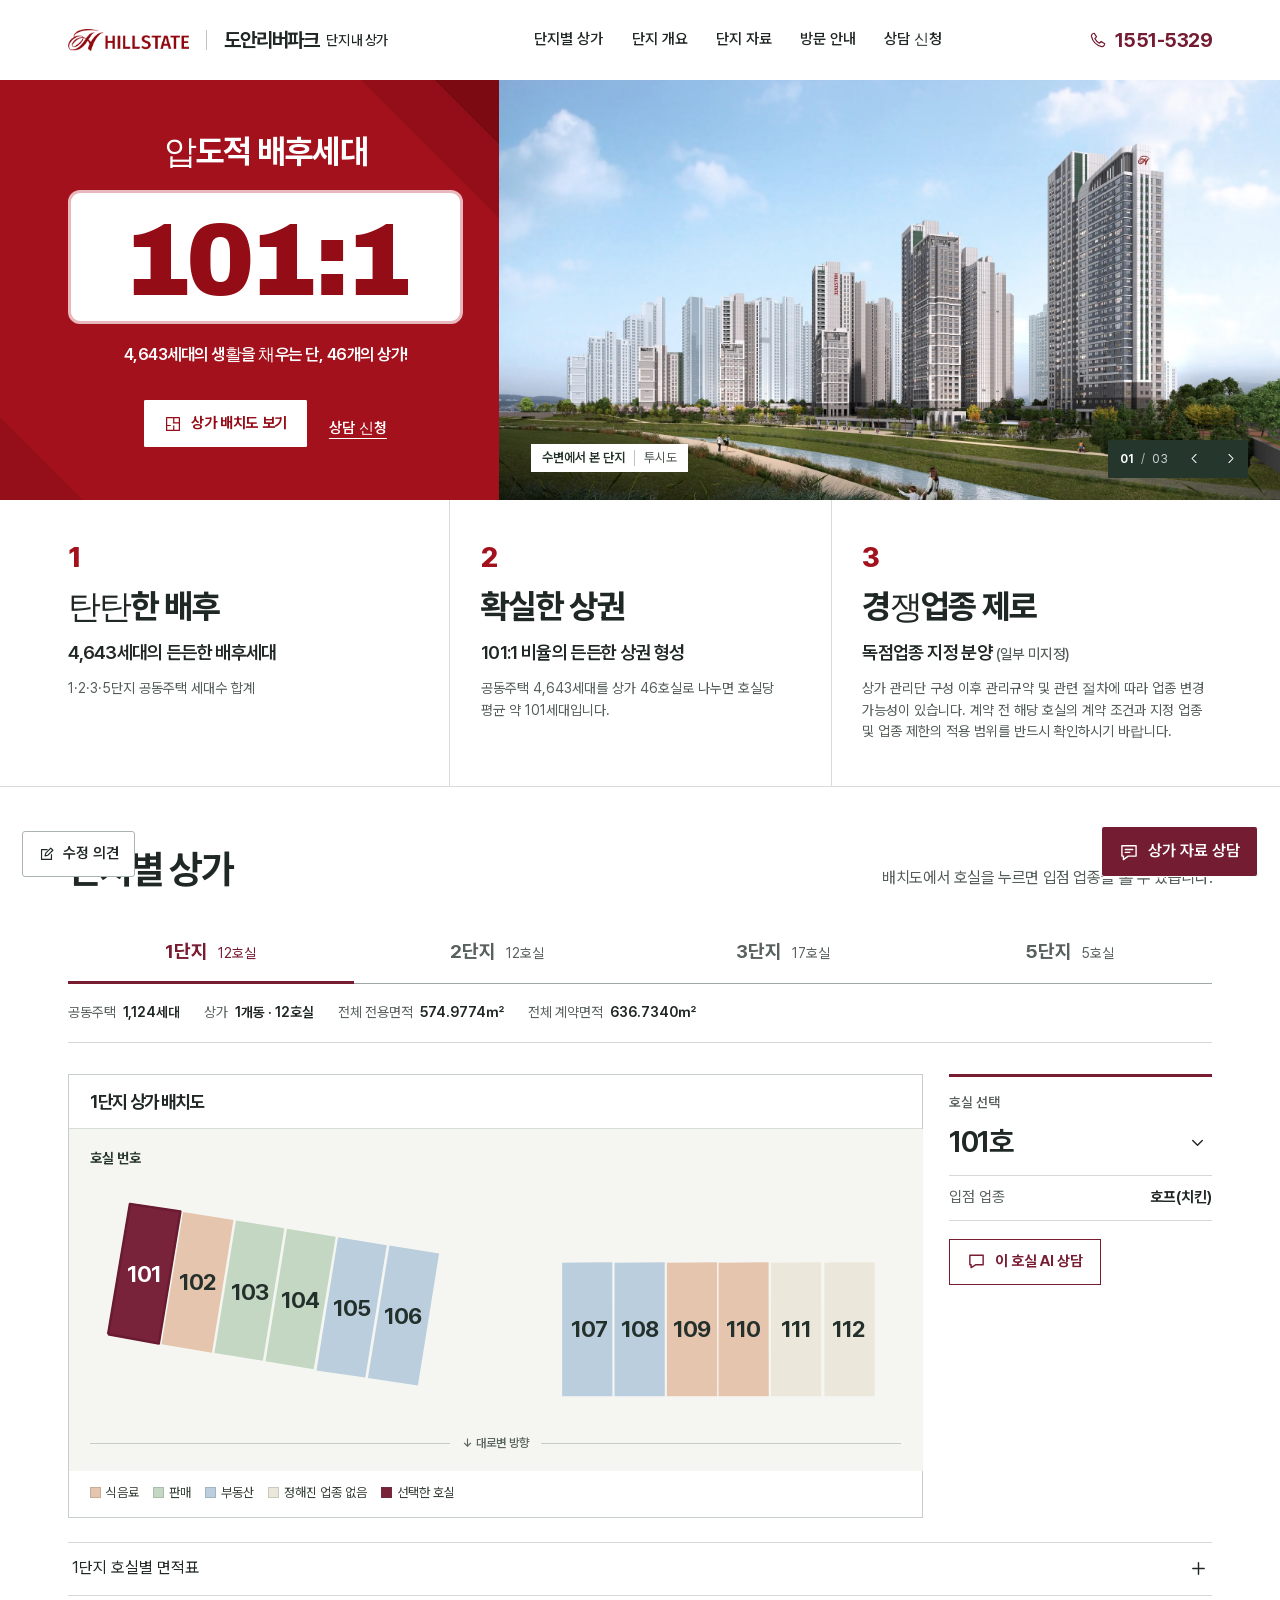
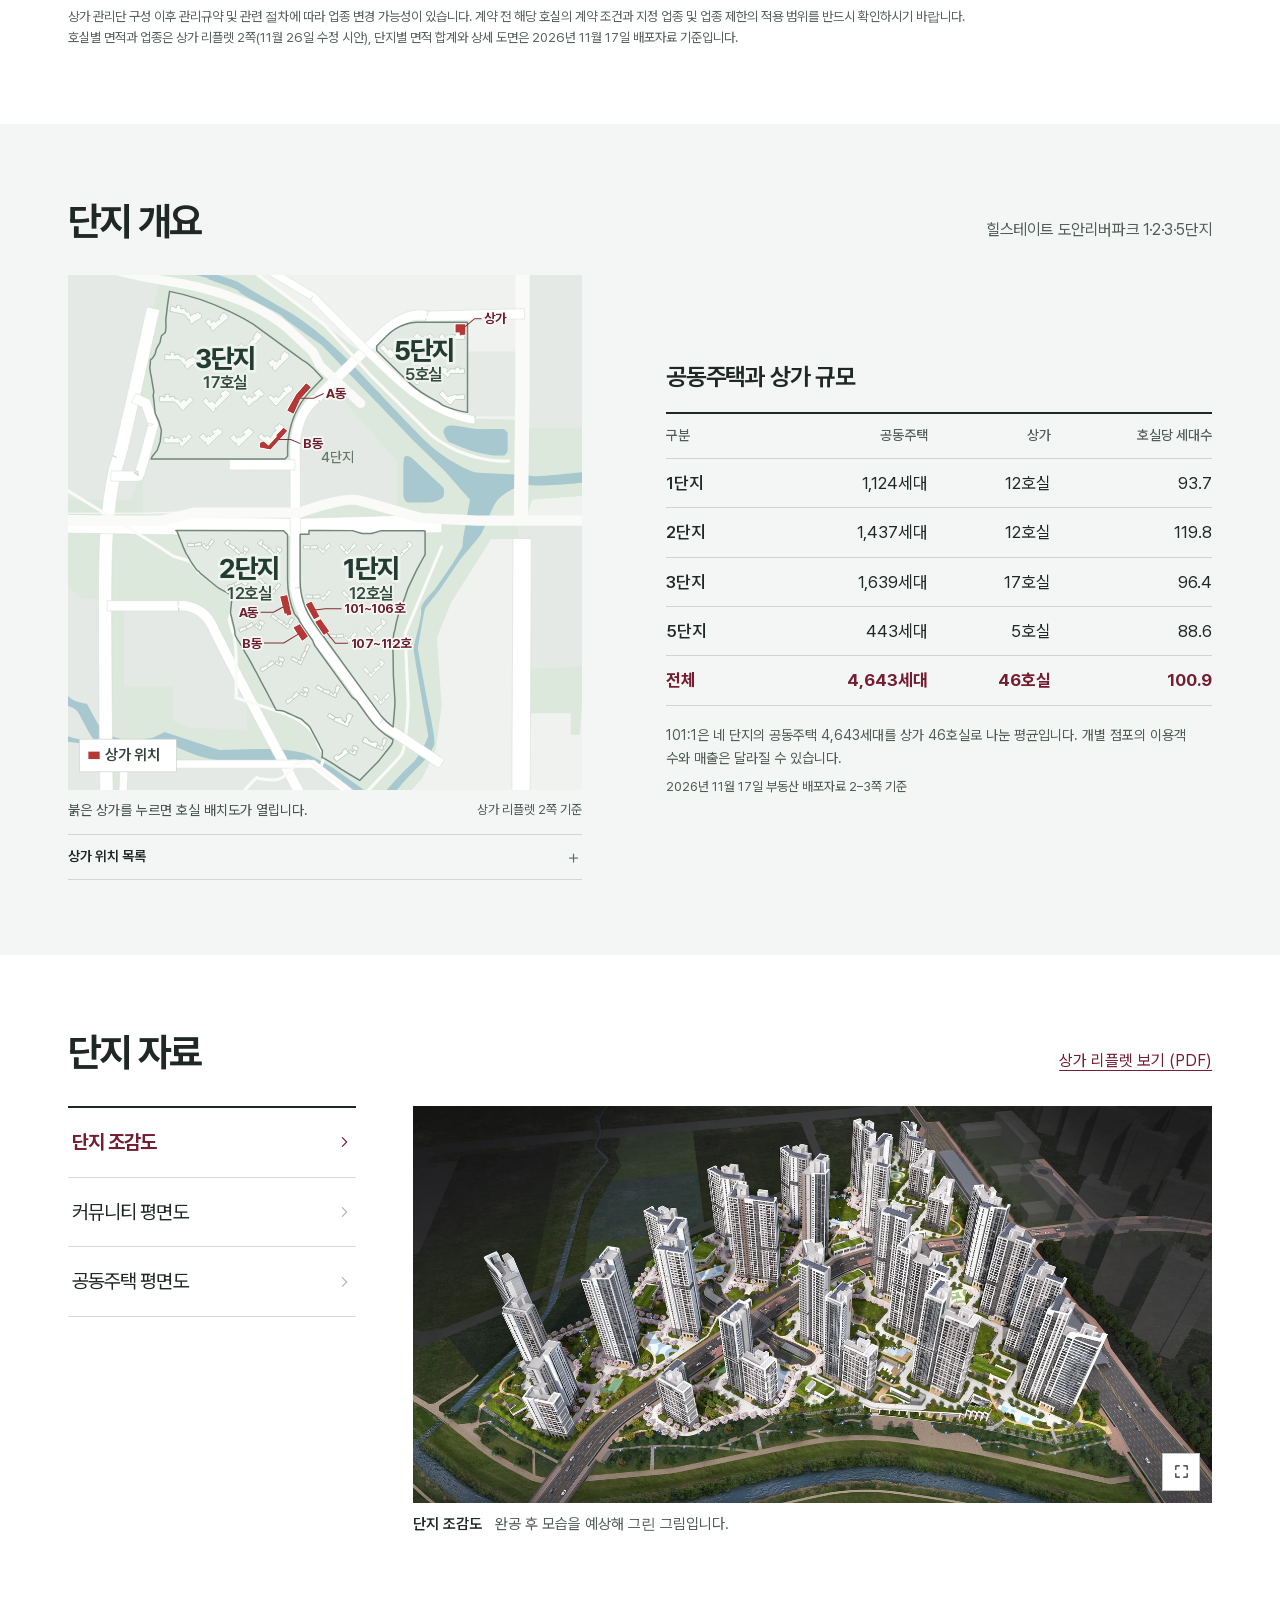
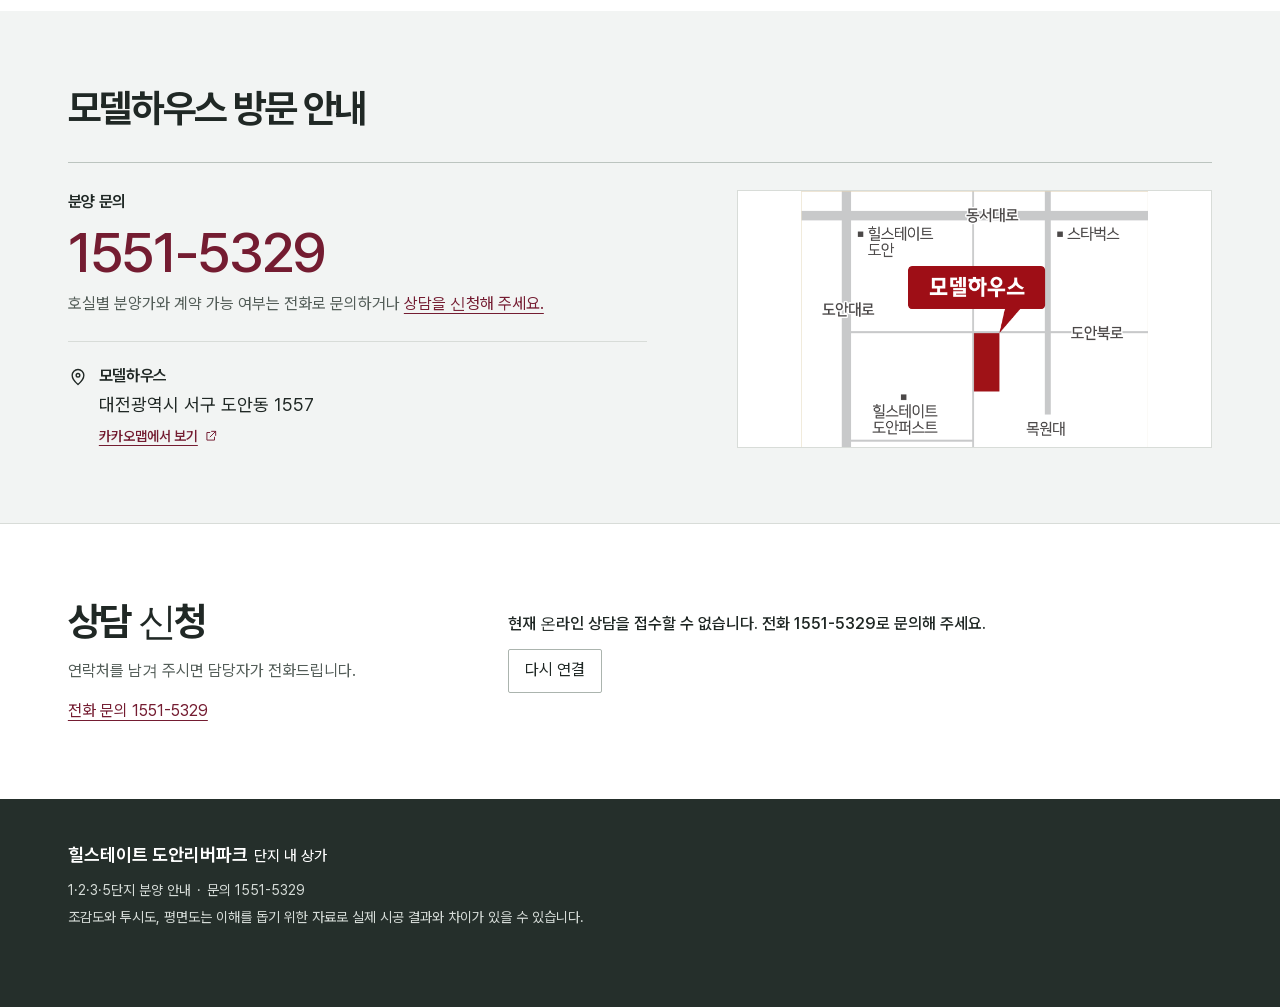
<file: index.html>
<!doctype html>
<html lang="ko" data-review="static" data-feedback="kakao">
<head>
  <meta charset="utf-8">
  <meta name="viewport" content="width=device-width,initial-scale=1">
  <meta name="robots" content="noindex,nofollow">
  <meta name="theme-color" content="#651c30">
  <meta name="description" content="힐스테이트 도안리버파크 1·2·3·5단지 단지 내 상가 안내. 46호실의 배치도, 전용면적, 업종과 모델하우스 방문 정보를 확인하세요.">
  <link rel="icon" type="image/png" href="assets/site/mark.png">
  <link rel="preload" href="assets/site/doan-sans.woff2" as="font" type="font/woff2" crossorigin>
  <title>힐스테이트 도안리버파크 | 단지 내 상가</title>
  <link rel="stylesheet" href="site.css?v=128530dfdb">
  <link rel="stylesheet" href="unit-guide.css?v=033dc091f7">
  <link rel="stylesheet" href="district-guide.css?v=f8fbc69ec7">
  <link rel="stylesheet" href="feedback.css?v=a20be96777">
  <link rel="stylesheet" href="inquiry.css?v=a6250d350b">
  <meta name="review-pages-base" content="https://kkwon91.github.io/doan-riverpark-review/">
  <meta property="og:title" content="힐스테이트 도안리버파크 | 단지 내 상가 홈페이지 시안">
  <meta property="og:description" content="전체 위치도에서 상가를 눌러 46개 호실의 배치와 입점 업종을 확인하세요.">
  <meta property="og:type" content="website">
  <meta property="og:url" content="https://kkwon91.github.io/doan-riverpark-review/">
  <meta property="og:image" content="https://kkwon91.github.io/doan-riverpark-review/share.jpg">
  <script defer src="unit-guide.js?v=44968f67f6"></script>
  <script defer src="district-guide.js?v=901b919887"></script>
  <script defer src="site.js?v=d624352884"></script>
  <script defer src="hosted-chat.js?v=501d361541"></script>
  <script defer src="chat.js?v=611e733732"></script>
  <script defer src="feedback.js?v=b80fe77e32"></script>
  <script defer src="inquiry.js?v=adf13c2f03"></script>
</head>
<body>
  <a class="skip" href="#main">본문으로 이동</a>
  <svg class="symbols" aria-hidden="true" xmlns="http://www.w3.org/2000/svg">
    <symbol id="i-phone" viewBox="0 0 24 24"><path d="m7 3 3 4.8-2.3 2.3c1.4 2.7 3.5 4.8 6.2 6.2l2.3-2.3 4.8 3c-.5 2.6-2 4.2-4.2 3.7C10 19.1 4.9 14 3.3 7.2 2.8 5 4.4 3.5 7 3Z"/></symbol>
    <symbol id="i-chat" viewBox="0 0 24 24"><path d="M3.5 4.5h17v12.4h-9.4l-5.8 4.2v-4.2H3.5Z"/><path d="M7.5 9h9M7.5 12.5h5.5"/></symbol>
    <symbol id="i-plan" viewBox="0 0 24 24"><path d="M3.5 3.5h17v17h-17zM13 3.5v7m0 4v6M3.5 14h5m4-3.5h7.5"/></symbol>
    <symbol id="i-pin" viewBox="0 0 24 24"><path d="M19 10c0 5.3-7 11-7 11s-7-5.7-7-11a7 7 0 1 1 14 0Z"/><circle cx="12" cy="10" r="2.2"/></symbol>
    <symbol id="i-prev" viewBox="0 0 24 24"><path d="m14.5 5.5-6.5 6.5 6.5 6.5"/></symbol>
    <symbol id="i-next" viewBox="0 0 24 24"><path d="m9.5 5.5 6.5 6.5-6.5 6.5"/></symbol>
    <symbol id="i-menu" viewBox="0 0 24 24"><path d="M3.5 6.5h17m-17 5.5h17m-17 5.5h17"/></symbol>
    <symbol id="i-close" viewBox="0 0 24 24"><path d="m5 5 14 14M19 5 5 19"/></symbol>
    <symbol id="i-open" viewBox="0 0 24 24"><path d="M13 4h7v7m0-7-9.5 9.5M10 6H5v13h13v-5"/></symbol>
    <symbol id="i-expand" viewBox="0 0 24 24"><path d="M9 4H4v5m11-5h5v5M4 15v5h5m11-5v5h-5"/></symbol>
    <symbol id="i-send" viewBox="0 0 24 24"><path d="M12 20V4m-7 7 7-7 7 7"/></symbol>
    <symbol id="i-new" viewBox="0 0 24 24"><path d="M13 5H5v14h14v-7m-9 2 1-4 7-7 3 3-7 7Z"/></symbol>
    <symbol id="i-down" viewBox="0 0 24 24"><path d="m5.5 9 6.5 6.5L18.5 9"/></symbol>
  </svg>

  <header class="masthead">
    <div class="masthead-inner">
      <a class="identity" href="#main" aria-label="힐스테이트 도안리버파크 첫 화면">
        <img width="123" height="21" src="assets/site/hillstate.png" alt="HILLSTATE">
        <span class="identity-name">도안리버파크 <small>단지 내 상가</small></span>
      </a>
      <nav class="main-nav" id="main-nav" aria-label="주 메뉴">
        <a href="#units">단지별 상가</a>
        <a href="#overview">단지 개요</a>
        <a href="#resources">단지 자료</a>
        <a href="#visit">방문 안내</a>
        <a href="#inquiry">상담 신청</a>
      </nav>
      <div class="header-actions">
        <a class="header-phone" href="tel:15515329" aria-label="분양 문의 1551-5329">
          <svg class="ico"><use href="#i-phone"/></svg><span>1551-5329</span>
        </a>
        <button type="button" class="menu-toggle icon-btn" aria-expanded="false" aria-controls="main-nav" aria-label="메뉴 열기"><svg class="ico"><use href="#i-menu"/></svg></button>
      </div>
    </div>
  </header>

  <main id="main">
    <section class="hero" aria-label="힐스테이트 도안리버파크 단지 내 상가 분양 안내">
      <div class="hero-copy">
        <h1 class="ratio-heading"><span class="sr-only">힐스테이트 도안리버파크 단지 내 상가 </span><span class="ratio-title">압도적 배후세대</span><span class="ratio-box"><span class="ratio-number">101<span class="ratio-colon">:</span>1</span></span></h1>
        <p class="ratio-detail">4,643세대의 생활을 채우는 단, 46개의 상가!</p>
        <div class="inquiry-hero-actions">
          <a class="hero-action" href="#units"><svg class="ico"><use href="#i-plan"/></svg>상가 배치도 보기</a>
          <a class="inquiry-hero-link" href="#inquiry">상담 신청</a>
        </div>
      </div>
      <figure class="hero-picture" aria-label="단지 외관 투시도">
        <picture id="hero-pic">
          <source media="(max-width:700px)" srcset="assets/site/river-small.webp">
          <img id="hero-image" src="assets/site/river.webp" width="2080" height="1222" fetchpriority="high" alt="수변 산책로 너머로 이어지는 힐스테이트 도안리버파크 주거동 투시도">
        </picture>
        <figcaption class="hero-caption"><span class="caption-title" id="hero-caption">수변에서 본 단지</span><span class="caption-type">투시도</span></figcaption>
        <div class="slide-controls" role="group" aria-label="단지 전경 사진 선택">
          <span class="slide-index" aria-live="polite"><span id="slide-current">01</span><i>/</i>03</span>
          <button type="button" class="icon-btn" id="hero-prev" aria-label="이전 전경"><svg class="ico"><use href="#i-prev"/></svg></button>
          <button type="button" class="icon-btn" id="hero-next" aria-label="다음 전경"><svg class="ico"><use href="#i-next"/></svg></button>
        </div>
      </figure>
    </section>

    <section id="premium" class="strengths" aria-labelledby="premium-title">
      <div class="inner">
        <h2 id="premium-title" class="sr-only">단지 내 상가의 세 가지 장점</h2>
        <ol class="strength-list">
          <li><span class="strength-no" aria-hidden="true">1</span><h3>탄탄한 배후</h3><p class="strength-lead">4,643세대의 든든한 배후세대</p><p class="strength-note">1·2·3·5단지 공동주택 세대수 합계</p></li>
          <li><span class="strength-no" aria-hidden="true">2</span><h3>확실한 상권</h3><p class="strength-lead">101:1 비율의 든든한 상권 형성</p><p class="strength-note">공동주택 4,643세대를 상가 46호실로 나누면 호실당 평균 약 101세대입니다.</p></li>
          <li><span class="strength-no" aria-hidden="true">3</span><h3>경쟁업종 제로</h3><p class="strength-lead">독점업종 지정 분양<span class="strength-sub">(일부 미지정)</span></p><p class="strength-note">상가 관리단 구성 이후 관리규약 및 관련 절차에 따라 업종 변경 가능성이 있습니다. 계약 전 해당 호실의 계약 조건과 지정 업종 및 업종 제한의 적용 범위를 반드시 확인하시기 바랍니다.</p></li>
        </ol>
      </div>
    </section>

    <div class="inner">
      <section id="units" class="site-section units-section" aria-labelledby="units-title">
        <div class="section-head">
          <h2 id="units-title">단지별 상가</h2>
          <p>배치도에서 호실을 누르면 입점 업종을 볼 수 있습니다.</p>
        </div>
        <div id="unit-guide"></div>
        <noscript><p>1단지 12호실, 2단지 12호실, 3단지 17호실, 5단지 5호실입니다. 호실별 안내는 1551-5329로 문의해 주세요.</p></noscript>
      </section>
    </div>

    <section id="overview" class="site-section overview-section" aria-labelledby="overview-title">
      <div class="inner">
        <div class="section-head"><h2 id="overview-title">단지 개요</h2><p>힐스테이트 도안리버파크 1·2·3·5단지</p></div>
        <div class="overview-layout">
          <figure class="site-map" id="district-locations" aria-labelledby="district-map-caption">
            <div class="dm-map">
              <img class="dm-terrain" src="assets/plans/district-map.svg" loading="lazy" width="880" height="880" alt="위쪽 왼편부터 3·5단지, 아래쪽 왼편부터 2·1단지입니다. 붉은 면은 단지 내 상가 위치입니다.">
            </div>
            <figcaption id="district-map-caption">붉은 상가를 누르면 호실 배치도가 열립니다.<span class="caption-credit">상가 리플렛 2쪽 기준</span></figcaption>
            <details class="dm-location-list">
              <summary>상가 위치 목록<span aria-hidden="true">＋</span></summary>
              <nav class="dm-groups" aria-label="단지 및 동별 호실 배치도">
                <div><strong>1단지</strong><a href="?plan=1&amp;room=101#units" data-dm-place="one-first" aria-label="1단지 101~106호 배치도">101~106호</a><a href="?plan=1&amp;room=107#units" data-dm-place="one-last" aria-label="1단지 107~112호 배치도">107~112호</a></div>
                <div><strong>2단지</strong><a href="?plan=2a&amp;room=101#units" data-dm-place="two-a" aria-label="2단지 A동 101~107호 배치도">A동 101~107호</a><a href="?plan=2b&amp;room=108#units" data-dm-place="two-b" aria-label="2단지 B동 108~112호 배치도">B동 108~112호</a></div>
                <div><strong>3단지</strong><a href="?plan=3a&amp;room=101#units" data-dm-place="three-a" aria-label="3단지 A동 101~108호 배치도">A동 101~108호</a><a href="?plan=3b&amp;room=101#units" data-dm-place="three-b" aria-label="3단지 B동 101~109호 배치도">B동 101~109호</a></div>
                <div><strong>5단지</strong><a href="?plan=5&amp;room=101#units" data-dm-place="five" aria-label="5단지 101~105호 배치도">101~105호</a></div>
              </nav>
            </details>
          </figure>
          <div class="overview-numbers">
            <h3>공동주택과 상가 규모</h3>
            <table class="overview-table">
              <caption class="sr-only">단지별 공동주택 세대수, 상가 호실수, 상가 호실당 세대수</caption>
              <thead><tr><th scope="col">구분</th><th scope="col">공동주택</th><th scope="col">상가</th><th scope="col">호실당 세대수</th></tr></thead>
              <tbody>
                <tr><th scope="row">1단지</th><td>1,124세대</td><td>12호실</td><td>93.7</td></tr>
                <tr><th scope="row">2단지</th><td>1,437세대</td><td>12호실</td><td>119.8</td></tr>
                <tr><th scope="row">3단지</th><td>1,639세대</td><td>17호실</td><td>96.4</td></tr>
                <tr><th scope="row">5단지</th><td>443세대</td><td>5호실</td><td>88.6</td></tr>
              </tbody>
              <tfoot><tr><th scope="row">전체</th><td>4,643세대</td><td>46호실</td><td>100.9</td></tr></tfoot>
            </table>
            <p class="data-note">101:1은 네 단지의 공동주택 4,643세대를 상가 46호실로 나눈 평균입니다. 개별 점포의 이용객 수와 매출은 달라질 수 있습니다.</p>
            <p class="source-note">2026년 11월 17일 부동산 배포자료 2–3쪽 기준</p>
          </div>
        </div>
      </div>
    </section>

    <section id="resources" class="inner site-section" aria-labelledby="resources-title">
      <div class="section-head"><h2 id="resources-title">단지 자료</h2><a class="leaflet-link" href="https://kkwon91.github.io/doan-riverpark-review/assets/site/retail-leaflet.pdf?v=20261127" target="_blank" rel="noopener">상가 리플렛 보기 (PDF)</a></div>
      <div class="reference-layout">
        <div class="reference-choices" role="group" aria-label="단지 자료 선택">
          <button type="button" class="ref-choice active" data-resource="aerial" aria-pressed="true"><span>단지 조감도</span><svg class="ico"><use href="#i-next"/></svg></button>
          <button type="button" class="ref-choice" data-resource="community" aria-pressed="false"><span>커뮤니티 평면도</span><svg class="ico"><use href="#i-next"/></svg></button>
          <button type="button" class="ref-choice" data-resource="home" aria-pressed="false"><span>공동주택 평면도</span><svg class="ico"><use href="#i-next"/></svg></button>
        </div>
        <figure class="reference-figure">
          <button type="button" class="open-image ref-image" id="reference-open" data-image="assets/site/aerial.webp" data-title="단지 조감도" aria-label="단지 조감도 확대">
            <img id="reference-image" src="assets/site/aerial.webp" loading="lazy" alt="상공에서 내려다본 도안리버파크 주거동과 단지 주변" width="1600" height="1120">
            <span class="enlarge-mark"><svg class="ico"><use href="#i-expand"/></svg></span>
          </button>
          <figcaption id="reference-caption" aria-live="polite">단지 조감도 <span>완공 후 모습을 예상해 그린 그림입니다.</span></figcaption>
        </figure>
      </div>
    </section>

    <section id="visit" class="site-section visit-section" aria-labelledby="visit-title">
      <div class="inner">
        <div class="section-head"><h2 id="visit-title">모델하우스 방문 안내</h2></div>
        <div class="visit-layout">
          <div class="visit-info">
            <h3>분양 문의</h3>
            <a class="visit-phone" href="tel:15515329">1551-5329</a>
            <p>호실별 분양가와 계약 가능 여부는 전화로 문의하거나 <a class="inquiry-inline-link" href="#inquiry">상담을 신청해 주세요.</a></p>
            <div class="visit-address"><svg class="ico"><use href="#i-pin"/></svg><div><h3>모델하우스</h3><address>대전광역시 서구 도안동 1557</address>
              <a class="text-link" href="https://map.kakao.com/?q=%EB%8C%80%EC%A0%84%EA%B4%91%EC%97%AD%EC%8B%9C%20%EC%84%9C%EA%B5%AC%20%EB%8F%84%EC%95%88%EB%8F%99%201557" target="_blank" rel="noopener noreferrer">카카오맵에서 보기<svg class="ico"><use href="#i-open"/></svg></a></div></div>
          </div>
          <figure class="visit-map"><img loading="lazy" src="assets/site/modelhouse-map.webp" width="602" height="445" alt="도안대로와 도안북로 인근의 모델하우스 위치 약도"></figure>
        </div>
      </div>
    </section>
    <section id="inquiry" class="site-section inquiry-section" aria-labelledby="inquiry-title">
      <div class="inner inquiry-layout">
        <div class="inquiry-intro">
          <h2 id="inquiry-title">상담 신청</h2>
          <p>연락처를 남겨 주시면 담당자가 전화드립니다.</p>
          <a class="inquiry-phone" href="tel:15515329">전화 문의 1551-5329</a>
        </div>
        <div class="inquiry-main">
          <p id="inquiry-online"><a class="inquiry-online-link" href="https://kkwon91.github.io/doan-riverpark-review/#inquiry">온라인 상담 신청 열기</a></p>
          <form id="inquiry-form" method="post" hidden>
            <div class="inquiry-pair">
              <label>이름 <small>필수</small><input name="name" type="text" autocomplete="name" maxlength="40" required></label>
              <label>연락처 <small>필수</small><input name="phone" type="tel" autocomplete="tel" maxlength="20" placeholder="010-0000-0000" required></label>
            </div>
            <label>상담 유형<select name="kind"><option value="invest">분양 상담</option><option value="lease">임차·창업 상담</option><option value="agent">중개 협력 상담</option></select></label>
            <div class="inquiry-pair">
              <label>관심 단지·동 <small>선택</small><select name="area"><option value="">아직 정하지 않았어요</option></select></label>
              <label>관심 호실 <small>선택</small><select name="unit" disabled><option value="">단지·동을 먼저 선택해 주세요</option></select></label>
            </div>
            <label>문의 내용 <small>선택</small><textarea name="msg" rows="3" maxlength="1000" placeholder="분양가, 입점 업종 등 궁금한 점을 적어 주세요."></textarea></label>
            <div class="inquiry-privacy">
              <label class="inquiry-agreement"><input name="agree" type="checkbox" required><span>개인정보 수집·이용에 동의합니다. <small>필수</small></span></label>
              <details><summary>개인정보 수집·이용 안내</summary>
                <p>이름과 연락처는 상담 접수와 회신에 사용합니다. 선택한 상담 유형과 직접 남긴 관심 단지·호실, 문의 내용도 함께 저장합니다. 상담이 끝나거나 동의를 철회할 때까지 보관하며, 법령상 보존 의무가 있는 정보는 해당 기간 동안 보관합니다.</p>
                <p>동의를 거부할 수 있습니다. 동의가 필요한 온라인 신청 외에 전화 상담도 이용할 수 있습니다. 문의 정보의 열람·정정·삭제 요청은 <a href="tel:15515329">1551-5329</a>로 연락해 주세요. 사이트 운영 수탁사는 주식회사 데이터노우즈입니다. 개인정보 문의는 <a href="mailto:support@dataknows.ai">support@dataknows.ai</a>로 접수할 수 있습니다.</p>
              </details>
            </div>
            <button class="inquiry-submit" type="submit">상담 신청하기</button>
          </form>
          <p id="inquiry-result" role="status" aria-live="polite" tabindex="-1"></p>
          <button type="button" id="inquiry-retry" hidden>다시 연결</button>
          <button type="button" id="inquiry-again" hidden>새 문의 작성</button>
        </div>
      </div>
    </section>
  </main>

  <footer class="site-footer"><div class="inner">
    <p class="footer-name">힐스테이트 도안리버파크 <span>단지 내 상가</span></p>
    <p>1·2·3·5단지 분양 안내 <span>·</span> 문의 <a href="tel:15515329">1551-5329</a></p>
    <p>조감도와 투시도, 평면도는 이해를 돕기 위한 자료로 실제 시공 결과와 차이가 있을 수 있습니다.</p>
  </div></footer>

  <button type="button" class="chat-launch" id="chat-launch" aria-haspopup="dialog" aria-controls="chat-dialog"><svg class="ico"><use href="#i-chat"/></svg>상가 자료 상담</button>
  <dialog id="chat-dialog" class="chat-dialog" aria-labelledby="chat-title">
    <header class="chat-head"><div><p>힐스테이트 도안리버파크</p><h2 id="chat-title">상가 자료 상담</h2></div>
      <div class="chat-head-actions">
        <button type="button" class="icon-btn chat-reset" id="chat-reset" aria-label="새 대화 시작" title="새 대화 시작" hidden><svg class="ico"><use href="#i-new"/></svg></button>
        <button type="button" class="icon-btn" id="chat-close" aria-label="상담창 닫기"><svg class="ico"><use href="#i-close"/></svg></button>
      </div>
    </header>
    <div class="chat-scroll" id="chat-scroll">
      <div class="chat-intro" id="chat-intro">
        <h3>어느 호실이 궁금하세요?</h3>
        <p>단지별 배치와 면적, 업종을 분양 자료에서 찾아 답해 드립니다.</p>
        <div class="suggestions">
          <button type="button">호실당 약 101세대는 어떻게 계산했나요?</button>
          <button type="button">5단지 104호 전용면적은 얼마인가요?</button>
          <button type="button">편의점으로 지정된 호실을 알려주세요.</button>
        </div>
      </div>
      <div id="chat-transcript" role="log" aria-label="상담 대화" aria-live="polite" aria-relevant="additions text"></div>
    </div>
    <div class="chat-bottom">
      <form id="chat-form">
        <label class="sr-only" for="chat-question">상가에 관한 질문</label>
        <textarea id="chat-question" rows="1" maxlength="1000" placeholder="상가에 관해 물어보세요"></textarea>
        <button type="submit" class="send-question" aria-label="질문 보내기" disabled><svg class="ico"><use href="#i-send"/></svg></button>
      </form>
      <p><span id="chat-privacy-note">분양 자료와 호실표에서 답변 근거를 찾습니다.</span> <a href="tel:15515329">전화 문의</a></p>
    </div>
  </dialog>
  <dialog class="image-dialog" id="image-dialog" aria-labelledby="image-dialog-title">
    <div class="image-dialog-top"><h2 id="image-dialog-title">자료 확대</h2><button class="icon-btn" type="button" id="image-close" aria-label="확대 화면 닫기"><svg class="ico"><use href="#i-close"/></svg></button></div>
    <div class="image-dialog-content"><img id="image-large" alt=""></div>
  </dialog>
</body>
</html>
</file>
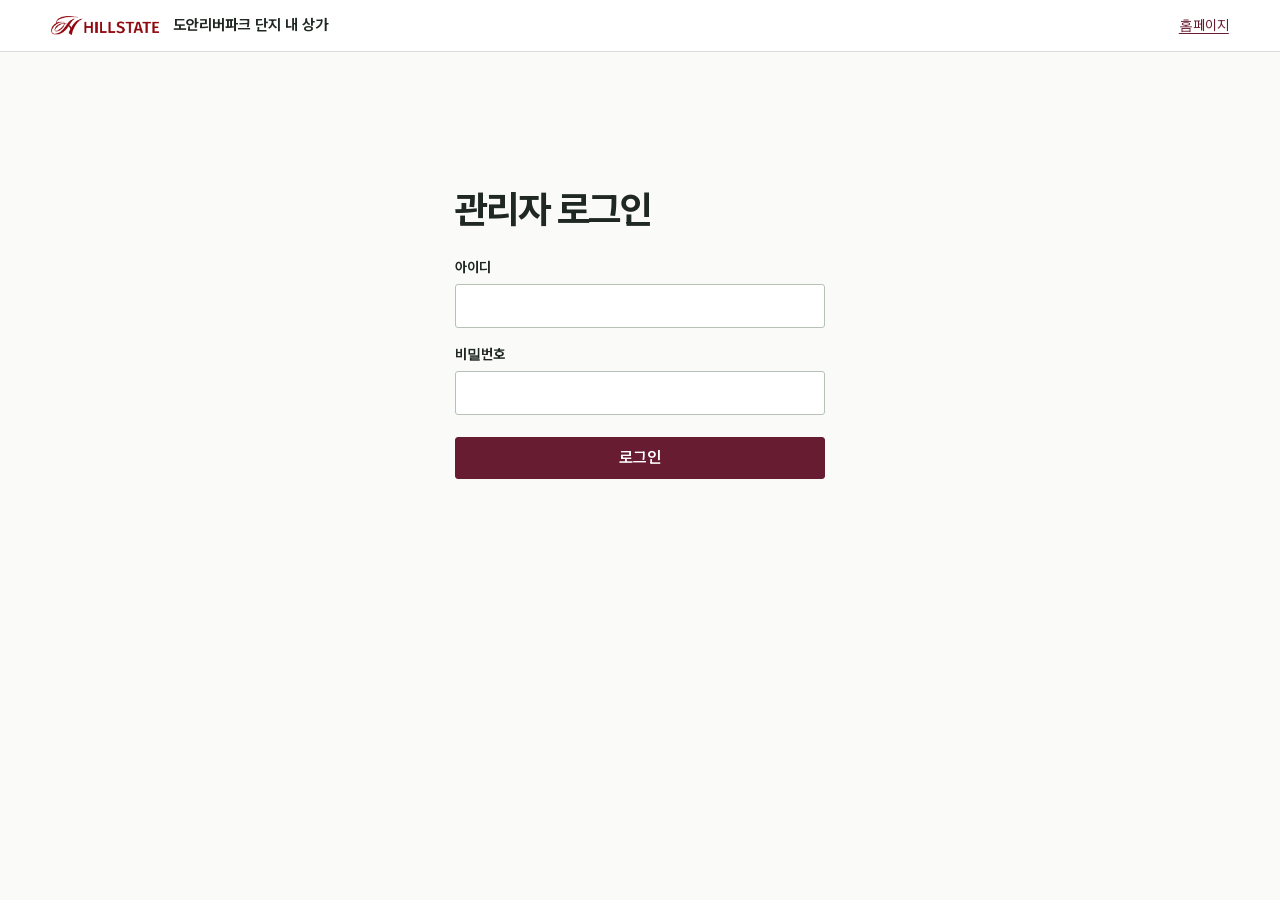
<file: admin/index.html>
<!doctype html>
<html lang="ko">
<head>
<meta charset="utf-8">
<meta name="viewport" content="width=device-width,initial-scale=1">
<meta name="robots" content="noindex,nofollow,noarchive">
<meta name="referrer" content="no-referrer">
<title>상담 문의 관리 · 도안리버파크</title>
<link rel="icon" href="../assets/site/mark.png">
<link rel="stylesheet" href="admin.css?v=a9c921613a">
<script defer src="admin.js?v=15074cf0cc"></script>
</head>
<body>
<header class="mast">
  <div class="brand"><img src="../assets/site/hillstate.png" alt="힐스테이트"><span>도안리버파크 단지 내 상가</span></div>
  <div class="mast-tools"><a href="../">홈페이지</a><button id="logout" class="plain" hidden>로그아웃</button></div>
</header>
<main>
  <section id="gate" class="gate">
    <form id="login-form" method="post">
      <h1>관리자 로그인</h1>
      <label for="account">아이디</label><input id="account" autocomplete="username" required maxlength="60" autocapitalize="none" spellcheck="false">
      <label for="password">비밀번호</label><input id="password" type="password" autocomplete="current-password" required>
      <button class="primary" type="submit">로그인</button>
      <p class="notice" id="login-message" role="status"></p>
    </form>
  </section>
  <section id="inbox" class="inbox" hidden>
    <div class="title-row"><h1>상담 문의</h1><button id="refresh">새로고침</button></div>
    <div id="counts" class="counts" aria-label="상태별 문의 수"></div>
    <form id="filter" class="filters" role="search">
      <label>검색<input id="query" type="search" placeholder="이름, 연락처, 단지·동·호실" maxlength="100" autocomplete="off"></label>
      <label>접수 시작일<input id="from" type="date"></label>
      <label>접수 종료일<input id="until" type="date"></label>
      <button type="reset">필터 초기화</button>
    </form>
    <div class="list-heading"><div><strong id="result-count"></strong> <span id="updated"></span></div><button id="export" disabled>목록 CSV 저장</button></div>
    <p id="list-message" role="status" class="notice"></p>
    <div class="table-box"><table><caption class="sr">접수된 상담 문의 목록</caption><thead><tr><th>접수일</th><th>신청자</th><th>연락처</th><th>관심 호실</th><th>상담 유형</th><th>상태</th></tr></thead><tbody id="rows"></tbody></table></div>
    <p id="empty" class="empty" hidden></p>
    <button id="more" hidden>더 보기</button>
  </section>
</main>
<dialog id="detail" aria-labelledby="detail-title">
  <div class="sheet-head"><div><h2 id="detail-title">상담 문의 상세</h2><p id="received"></p></div><button id="close-detail" aria-label="상담 문의 상세 닫기">닫기</button></div>
  <div class="sheet-body">
    <dl class="facts" id="facts"></dl>
    <div class="field"><h3>신청 내용</h3><p id="request-msg" class="content"></p></div>
    <div class="field"><label for="status">처리 상태</label><div class="compact"><select id="status"></select><button id="save-status">상태 저장</button></div></div>
    <div class="field"><label for="memo">상담 메모</label><textarea id="memo" rows="3" maxlength="1000" placeholder="통화 내용이나 다음 연락 일정을 적어 주세요."></textarea><button id="save-memo" class="primary">메모 저장</button></div>
    <p id="detail-message" role="status" class="notice"></p><div class="danger-zone"><button id="delete" class="danger">문의 삭제</button></div>
  </div>
</dialog>
</body>
</html>
</file>
<file: site.css>
@font-face {
  font-family: "Doan Site Sans";
  src: url("assets/site/doan-sans.woff2") format("woff2");
  font-weight: 100 900;
  font-style: normal;
  font-display: swap;
}
:root {
  --ink: #202825;
  --muted: #535d58;
  --line: #d8dcd8;
  --wine: #741c31;
  --deep-wine: #5c1c2d;
  --paper: #fff;
  --mist: #f4f6f5;
  --gutter: clamp(24px, 5.3vw, 88px);
  --container: 1512px;
  font-family: "Doan Site Sans", Pretendard, "Apple SD Gothic Neo", "Malgun Gothic", sans-serif;
  color: var(--ink);
  background: var(--paper);
  line-height: 1.55;
  font-synthesis: none;
  -webkit-text-size-adjust: 100%;
  text-size-adjust: 100%;
  word-break: keep-all;
  overflow-wrap: break-word;
}
*, *::before, *::after { box-sizing: border-box; }
body { margin: 0; }
body:has(dialog[open]) { overflow: hidden; }
button, textarea, select, input { font: inherit; }
button { cursor: pointer; }
button, a { -webkit-tap-highlight-color: transparent; }
a { color: inherit; text-decoration: none; }
button { color: inherit; }
button:disabled { cursor: default; }
button:focus-visible, a:focus-visible, input:focus-visible, select:focus-visible, textarea:focus-visible, summary:focus-visible {
  outline: 3px solid #2267a2; outline-offset: 4px;
}
img { max-width: 100%; display: block; }
figure, h1, h2, h3, h4, p { margin: 0; }
button[hidden], [hidden] { display: none !important; }
.symbols { position: absolute; width: 0; height: 0; overflow: hidden; }
.ico { display: block; width: 20px; height: 20px; flex: 0 0 auto; fill: none; stroke: currentColor; stroke-width: 1.65; stroke-linecap: round; stroke-linejoin: round; }
.sr-only, .skip:not(:focus) { position: absolute; width: 1px; height: 1px; padding: 0; margin: -1px; overflow: hidden; clip-path: inset(50%); white-space: nowrap; border: 0; }
.skip:focus { position: fixed; top: 8px; left: 8px; background: white; color: var(--ink); padding: 12px 20px; z-index: 20; }
.inner, .masthead-inner { width: min(100%, var(--container)); margin-inline: auto; padding-inline: var(--gutter); }
.masthead { position: relative; z-index: 5; background: #fff; }
.masthead-inner { height: 80px; display: flex; align-items: center; justify-content: space-between; gap: 26px; }
.identity, .identity-name, .main-nav, .header-actions, .header-phone { display: flex; align-items: center; }
.identity { gap: 17px; flex: 0 0 auto; }
.identity img { width: 121px; height: auto; }
.identity-name { border-left: 1px solid #bdc3bf; padding-left: 17px; gap: 7px; font-size: 20px; font-weight: 680; letter-spacing: -.055em; line-height: 1; }
.identity-name small { font-size: 14px; font-weight: 480; letter-spacing: -.045em; }
.main-nav { gap: clamp(17px, 2.2vw, 38px); }
.main-nav a { font-size: 15px; font-weight: 550; padding-block: 12px; white-space: nowrap; }
.main-nav a:hover, .header-phone:hover, .text-link:hover { color: var(--wine); text-decoration: underline; text-underline-offset: 5px; }
.header-actions { gap: 8px; }
.header-phone { gap: 8px; color: var(--wine); font-size: 20px; font-weight: 680; letter-spacing: -.025em; white-space: nowrap; }
.header-phone .ico { width: 18px; height: 18px; }
.icon-btn { display: inline-grid; place-items: center; border: 0; background: transparent; border-radius: 0; padding: 0; width: 44px; height: 44px; }
.menu-toggle { display: none; }

.hero { display: grid; grid-template-columns: 39% minmax(0,1fr); width: min(100%, 1920px); margin-inline: auto; }
.hero-copy { background: var(--deep-wine); color: #fff; padding: clamp(43px,4.1vw,75px) clamp(28px,2.8vw,60px) clamp(45px,4.1vw,78px) max(var(--gutter), calc((100vw - var(--container)) / 2 + var(--gutter))); display: flex; flex-direction: column; align-items: flex-start; justify-content: center; }
.hero h1 { line-height: 1; font-weight: 450; letter-spacing: -.055em; }
.hero-line { display: flex; align-items: baseline; white-space: nowrap; }
.hero-line + .hero-line { margin-top: 4px; }
.hero-line b { font-size: clamp(78px,7.18vw,121px); line-height: .96; font-weight: 460; letter-spacing: -.055em; font-variant-numeric: lining-nums; }
.hero-line > span { font-size: clamp(34px,3.1vw,55px); font-weight: 490; margin-left: 7px; letter-spacing: -.06em; }
.hero-detail { display: flex; align-items: baseline; flex-wrap: wrap; gap: 3px 12px; font-size: clamp(15px,1.25vw,20px); line-height: 1.4; font-weight: 420; letter-spacing: -.025em; color: #f2e9ec; margin-top: clamp(21px,2.45vw,42px); }
.hero-detail strong { color: white; font-size: clamp(21px,1.75vw,30px); font-weight: 550; white-space: nowrap; }
.hero-detail b { font-size: 1.18em; font-weight: 640; letter-spacing: -.035em; }
.hero-action { display: inline-flex; align-items: center; gap: 9px; min-height: 47px; padding: 10px 19px; margin-top: clamp(22px,2.7vw,48px); color: var(--deep-wine); background: #fff; border: 1px solid #fff; border-radius: 1px; font-size: 15px; font-weight: 650; letter-spacing: -.025em; }
.hero-action:hover { background: #f0e7ea; border-color: #f0e7ea; }
.hero-action .ico { width: 18px; height: 18px; }
.hero-picture { position: relative; min-width: 0; overflow: hidden; background: #9fb6c5; }
.hero-picture picture { display: block; position: absolute; inset: 0; }
.hero-picture img { width: 100%; height: 100%; object-fit: cover; object-position: 59% 54%; }
.hero-caption { position: absolute; left: clamp(20px,2.5vw,46px); bottom: 28px; display: inline-flex; align-items: center; background: #fff; padding: 6px 11px; line-height: 1.2; font-size: 13px; color: #24332a; }
.caption-title { font-weight: 600; }
.caption-type { margin-left: 9px; padding-left: 9px; border-left: 1px solid #bdc3bf; color: #525c55; }
.slide-controls { display: flex; align-items: center; height: 38px; position: absolute; right: clamp(20px,2.5vw,46px); bottom: 22px; color: white; background: #25362d; }
.slide-index { display: flex; align-items: baseline; gap: 7px; padding-left: 12px; padding-right: 8px; font-size: 12px; font-variant-numeric: tabular-nums; color: #d1d7d3; }
.slide-index span { font-weight: 650; color: white; }
.slide-index i { font-style: normal; color: #b1bdb5; }
.slide-controls .icon-btn { width: 36px; height: 38px; }
.slide-controls .ico { width: 15px; height: 15px; }
.slide-controls .icon-btn:hover { background: #415449; }

.site-section { padding-block: clamp(54px,5.85vw,96px); scroll-margin-top: 16px; }
.units-section { padding-top: clamp(51px,4.65vw,81px); }
.section-head { display: flex; align-items: baseline; justify-content: space-between; gap: 18px 34px; margin-bottom: clamp(23px,2.4vw,39px); }
.section-head h2 { font-size: clamp(30px,3.05vw,48px); letter-spacing: -.06em; line-height: 1.16; font-weight: 680; }
.section-head > p { color: var(--muted); font-size: 16px; letter-spacing: -.025em; }
.overview-section { background: var(--mist); }
.overview-layout { display: grid; grid-template-columns: .97fr 1.03fr; gap: clamp(28px,6.5vw,104px); align-items: center; }
.site-map { min-width: 0; }
.map-image, .ref-image { display: grid; position: relative; place-items: center; border: 0; padding: 0; width: 100%; cursor: zoom-in; background: white; }
.map-image { border: 1px solid var(--line); }
.map-image img { width: 100%; height: clamp(320px,31vw,490px); object-fit: contain; }
.enlarge-mark { position: absolute; right: 12px; bottom: 12px; width: 38px; height: 38px; display: grid; place-items: center; border: 1px solid #bec6c0; color: var(--ink); background: #fff; }
.enlarge-mark .ico { width: 17px; height: 17px; }
.site-map figcaption { display: flex; align-items: center; gap: 8px; padding-top: 10px; font-size: 14px; color: #44514b; }
.map-key { width: 20px; height: 3px; background: #d3543c; }
.caption-credit { margin-left: auto; font-size: 13px; color: var(--muted); }
.overview-numbers h3 { font-size: 24px; letter-spacing: -.045em; font-weight: 650; margin-bottom: 17px; }
.overview-table { width: 100%; border-collapse: collapse; text-align: right; font-size: 17px; font-variant-numeric: tabular-nums; border-top: 2px solid var(--ink); }
.overview-table th, .overview-table td { padding: 11px 5px; border-bottom: 1px solid #ced4d0; white-space: nowrap; }
.overview-table th:first-child { text-align: left; padding-left: 0; }
.overview-table th:last-child, .overview-table td:last-child { padding-right: 0; }
.overview-table thead { font-size: 14px; color: var(--muted); }
.overview-table thead th { font-weight: 500; }
.overview-table tbody th { font-weight: 550; }
.overview-table tfoot { color: var(--wine); font-weight: 700; }
.data-note, .source-note { font-size: 14px; color: #4e5a52; line-height: 1.65; }
.data-note { margin-top: 18px; }
.source-note { margin-top: 6px; font-size: 13px; }

.reference-layout { display: grid; grid-template-columns: minmax(220px,.53fr) 1.47fr; gap: clamp(24px,4.5vw,78px); }
.leaflet-link { color:var(--wine); text-decoration:underline; text-underline-offset:4px; }
.reference-choices { border-top: 2px solid var(--ink); align-self: start; }
.ref-choice { display: flex; justify-content: space-between; align-items: center; width: 100%; padding: 19px 4px; text-align: left; border: 0; border-bottom: 1px solid var(--line); background: white; font-size: clamp(18px,1.55vw,23px); letter-spacing: -.045em; }
.ref-choice .ico { width: 16px; height: 16px; opacity: .35; }
.ref-choice:hover, .ref-choice.active { color: var(--wine); }
.ref-choice.active { font-weight: 680; }
.ref-choice.active .ico { opacity: 1; }
.ref-image { background: #e9eeeb; }
.ref-image img { width: 100%; height: clamp(270px,31vw,480px); object-fit: cover; object-position: center 45%; }
.ref-image.is-plan { border: 1px solid var(--line); background: white; }
.ref-image.is-plan img { object-fit: contain; }
.reference-figure figcaption { margin-top: 10px; font-weight: 600; font-size: 15px; color: var(--ink); }
.reference-figure figcaption span { font-weight: 400; color: var(--muted); margin-left: 9px; }
.visit-section { background: #f2f4f3; }
.visit-layout { display: grid; grid-template-columns: minmax(0,1fr) minmax(0,.82fr); gap: clamp(36px,7vw,128px); border-top: 1px solid #bcc4bf; padding-top: 27px; align-items: center; }
.visit-info h3 { font-size: 16px; font-weight: 600; letter-spacing: -.025em; }
.visit-phone { display: inline-block; font-size: clamp(39px,4.4vw,70px); line-height: 1.18; letter-spacing: -.048em; font-weight: 500; color: var(--wine); margin: 4px 0 7px; }
.visit-info > p { color: var(--muted); font-size: 16px; }
.visit-address { display: flex; align-items: flex-start; gap: 11px; padding-top: 22px; margin-top: 24px; border-top: 1px solid var(--line); }
.visit-address > .ico { margin-top: 3px; }
.visit-address address { margin-top: 2px; font-size: 18px; font-style: normal; }
.text-link { display: inline-flex; align-items: center; gap: 6px; font-size: 14px; font-weight: 550; color: var(--wine); text-decoration: underline; text-underline-offset: 4px; margin-top: 7px; }
.text-link .ico { width: 14px; height: 14px; }
.visit-map { background: white; border: 1px solid var(--line); }
.visit-map img { width: 100%; height: clamp(220px,20vw,320px); object-fit: contain; }
.site-footer { padding-block: 36px 78px; background: #252f2b; color: #d6dcd8; }
.site-footer p { font-size: 14px; margin-top: 6px; }
.site-footer .footer-name { font-size: 18px; font-weight: 650; color: white; margin-bottom: 11px; }
.footer-name span { font-weight: 450; font-size: 15px; }
.site-footer p > span { margin-inline: 2px; }
.site-footer a:hover { text-decoration: underline; }

.chat-launch { position: fixed; bottom: 23px; right: max(22px, calc((100vw - 1600px) / 2)); z-index: 6; padding: 12px 17px; min-height: 46px; display: inline-flex; align-items: center; gap: 9px; color: #fff; background: var(--wine); border: 1px solid #fff; border-radius: 3px; font-size: 16px; font-weight: 590; }
.chat-launch:hover { background: #571528; }
.chat-launch .ico { width: 20px; height: 20px; }
.chat-dialog, .image-dialog { padding: 0; color: var(--ink); border: 1px solid #c7cdc9; background: #fff; }
dialog::backdrop { background: rgba(20,30,25,.38); }
.chat-dialog { inset: auto max(22px, calc((100vw - 1600px) / 2)) 23px auto; margin: 0; width: min(424px, calc(100vw - 28px)); max-width: calc(100vw - 28px); height: min(604px, calc(100dvh - 46px)); max-height: calc(100dvh - 46px); border-radius: 4px; }
.chat-dialog[open] { display: flex; flex-direction: column; }
.chat-head { display: flex; align-items: center; justify-content: space-between; padding: 17px 15px 17px 21px; background: var(--deep-wine); color: white; }
.chat-head p { font-size: 13px; color: #f1e2e6; }
.chat-head h2 { font-size: 24px; line-height: 1.3; font-weight: 620; letter-spacing: -.045em; }
.chat-head-actions { display: flex; }
.chat-head .icon-btn { color: #fff; width: 38px; height: 40px; }
.chat-head .icon-btn:hover { background: #743044; }
.chat-scroll { overflow-y: auto; overscroll-behavior: contain; scrollbar-width: thin; flex: 1; min-height: 0; padding: 23px 20px; }
.chat-intro h3 { font-size: 22px; letter-spacing: -.045em; }
.chat-intro p { font-size: 15px; line-height: 1.6; color: var(--muted); margin-top: 5px; }
.suggestions { margin-top: 20px; border-top: 1px solid var(--line); }
.suggestions button { display: block; width: 100%; text-align: left; border: 0; border-bottom: 1px solid var(--line); background: white; padding: 13px 2px; font-size: 15px; color: var(--wine); }
.suggestions button:hover { text-decoration: underline; text-underline-offset: 4px; }
.chat-bottom { border-top: 1px solid var(--line); padding: 12px 14px; }
.chat-bottom form { display: flex; align-items: flex-end; border: 1px solid #939d96; border-radius: 2px; padding: 4px; }
.chat-bottom form:focus-within { border-color: var(--wine); }
.chat-bottom textarea { flex: 1; min-width: 0; height: 40px; max-height: 88px; border: 0; background: transparent; padding: 8px; resize: none; font-size: 16px; line-height: 1.5; outline: none; }
.chat-bottom textarea:focus-visible { outline: none; }
.send-question { width: 38px; height: 38px; display: grid; place-items: center; border: 0; border-radius: 1px; background: var(--wine); color: white; }
.send-question:disabled { background: #e7ebe8; color: #79827b; }
.chat-bottom > p { margin-top: 7px; color: var(--muted); font-size: 12px; }
.chat-bottom > p a { text-decoration: underline; text-underline-offset: 2px; margin-left: 4px; }
.chat-turn { margin: 0 0 18px; }
.chat-turn.user { margin-left: auto; width: fit-content; max-width: 88%; padding: 9px 13px; background: #f1e9ec; color: #542233; border-radius: 2px; }
.chat-turn p, .chat-turn .answer-text { white-space: pre-wrap; overflow-wrap: anywhere; font-size: 16px; line-height: 1.6; }
.chat-by { display: block; margin-bottom: 5px; color: var(--wine); font-size: 13px; font-weight: 650; }
.chat-sources { border-top: 1px solid var(--line); margin-top: 9px; padding-top: 6px; font-size: 13px; }
.chat-sources summary { width: fit-content; color: var(--wine); cursor: pointer; font-weight: 550; }
.chat-detail-button { margin-top: 8px; padding: 4px 0; color: var(--wine); background: transparent; border: 0; text-decoration: underline; text-underline-offset: 3px; cursor: pointer; font-size: 13px; }
.evidence { margin-top: 8px; }
.evidence b { font-size: 13px; font-weight: 600; }
.evidence p { margin-top: 2px; color: var(--muted); font-size: 14px; }
.chat-turn.pending, .chat-status { color: var(--muted); font-size: 15px; }
.chat-error { padding-top: 6px; }
.chat-error button { margin-top: 8px; background: transparent; border: 1px solid #aeb7b0; padding: 5px 10px; border-radius: 1px; font-size: 14px; }
.image-dialog { width: min(1100px, calc(100vw - 40px)); max-width: 95vw; max-height: 93dvh; border-radius: 2px; }
.image-dialog-top { display: flex; justify-content: space-between; align-items: center; gap: 14px; padding: 8px 14px 8px 22px; border-bottom: 1px solid var(--line); }
.image-dialog-top h2 { font-size: 21px; letter-spacing: -.04em; }
.image-dialog-content { max-height: calc(88dvh - 62px); overflow: auto; background: white; display: grid; place-items: center; }
.image-dialog-content img { width: auto; max-width: 100%; max-height: calc(88dvh - 64px); object-fit: contain; }

@media (min-width: 1700px) {
  .hero { grid-template-columns: minmax(615px,40%) 1fr; }
  .hero-copy { padding-left: max(88px, calc((min(100vw, 1920px) - var(--container)) / 2 + 88px)); }
}
@media (max-width: 1090px) {
  .masthead-inner { gap: 18px; height: 72px; }
  .identity, .identity-name { gap: 10px; }
  .identity-name { padding-left: 12px; font-size: 18px; }
  .identity-name small { display: none; }
  .identity img { width: 106px; }
  .main-nav { gap: 20px; }
  .main-nav a { font-size: 14px; }
  .header-phone { font-size: 18px; }
  .hero { grid-template-columns: 40% 60%; }
  .hero-line b { font-size: clamp(69px,7.5vw,85px); }
  .hero-line > span { font-size: clamp(29px,3.3vw,36px); }
}
@media (max-width: 800px) {
  :root { --gutter: 24px; }
  .masthead-inner { height: 64px; gap: 10px; }
  .header-actions { gap: 7px; }
  .header-phone { width: 40px; height: 42px; justify-content: center; }
  .header-phone .ico { width: 19px; height: 19px; }
  .header-phone span { display: none; }
  .menu-toggle { display: inline-grid; width: 38px; }
  .main-nav { display: none; position: absolute; inset: 100% 0 auto; padding: 5px var(--gutter) 13px; background: white; border-top: 1px solid var(--line); border-bottom: 1px solid var(--line); }
  .main-nav.is-open { display: grid; gap: 0; }
  .main-nav a { padding-block: 11px; font-size: 16px; }
  .hero-line > span { font-size: 29px; margin-left: 4px; }
  .hero-detail { font-size: 16px; }
  .hero-copy { padding-block: 34px; }
  .section-head { align-items: flex-start; flex-direction: column; gap: 8px; }
  .section-head > p { font-size: 15px; }
  .overview-layout { gap: 25px; }
  .overview-table { font-size: 15px; }
  .overview-table thead { font-size: 13px; }
  .overview-table th, .overview-table td { padding-inline: 3px; }
  .reference-layout { grid-template-columns: minmax(170px,.6fr) 1.4fr; }
  .visit-layout { gap: 28px; }
}
@media (max-width: 650px) {
  :root { --gutter: 20px; }
  .masthead-inner { height: 60px; }
  .identity img { width: 91px; }
  .identity-name { font-size: 16px; padding-left: 10px; }
  .hero { display: flex; flex-direction: column; }
  .hero-copy { position: relative; padding: 28px var(--gutter) 30px; }
  .hero h1 { display: flex; align-items: baseline; gap: 11px; }
  .hero-line + .hero-line { margin: 0; }
  .hero-line b { font-size: clamp(44px,11.6vw,67px); }
  .hero-line > span { font-size: clamp(19px,4.65vw,28px); margin-left: 3px; }
  .hero-detail { margin-top: 15px; font-size: 15px; gap: 4px 8px; }
  .hero-detail strong { font-size: 19px; }
  .hero-action { min-height: 41px; font-size: 14px; margin-top: 19px; padding: 8px 13px; }
  .hero-action .ico { width: 16px; height: 16px; }
  .hero-picture { height: clamp(208px,56vw,335px); }
  .hero-picture img { object-position: center 55%; }
  .hero-caption { left: var(--gutter); bottom: 15px; padding: 5px 8px; font-size: 12px; }
  .caption-type { margin-left: 6px; padding-left: 6px; }
  .slide-controls { right: var(--gutter); bottom: 10px; height: 34px; }
  .slide-controls .icon-btn { width: 34px; height: 34px; }
  .slide-index { padding-left: 9px; padding-right: 4px; gap: 5px; }
  .site-section { padding-block: 43px; }
  .units-section { padding-top: 34px; }
  .section-head { margin-bottom: 19px; }
  .section-head h2 { font-size: 30px; }
  .overview-layout { grid-template-columns: 1fr; gap: 27px; }
  .map-image img { height: min(88vw,400px); }
  .overview-numbers h3 { font-size: 21px; margin-bottom: 12px; }
  .overview-table { font-size: 15px; }
  .overview-table th, .overview-table td { padding-block: 9px; }
  .reference-layout { grid-template-columns: minmax(0,1fr); gap: 15px; }
  .reference-choices { display: grid; grid-template-columns: repeat(3,1fr); }
  .ref-choice { min-width: 0; justify-content: center; font-size: 14px; padding: 12px 1px; }
  .ref-choice .ico { display: none; }
  .ref-choice.active { border-bottom: 2px solid var(--wine); }
  .ref-image img { height: min(62vw,350px); }
  .reference-figure figcaption span { display: block; margin-left: 0; font-size: 13px; }
  .visit-layout { grid-template-columns: 1fr; gap: 20px; padding-top: 19px; }
  .visit-phone { font-size: 44px; }
  .visit-map img { height: 225px; }
  .site-footer { padding-block: 25px 83px; }
  .site-footer .footer-name { font-size: 16px; }
  .site-footer p { font-size: 13px; }
  .chat-launch { bottom: max(14px,env(safe-area-inset-bottom)); right: 14px; padding: 9px 12px; font-size: 15px; min-height: 43px; }
  .chat-dialog { inset: auto 8px max(8px,env(safe-area-inset-bottom)) 8px; width: calc(100vw - 16px); max-width: calc(100vw - 16px); height: min(590px,calc(100dvh - 16px)); max-height: calc(100dvh - 16px); }
  .chat-head { padding-block: 12px; }
  .chat-scroll { padding: 17px; }
  .image-dialog { width: calc(100vw - 16px); max-width: calc(100vw - 16px); }
}
@media (max-width: 360px) {
  :root { --gutter: 16px; }
  .hero h1 { gap: 6px; }
  .hero-line b { font-size: 41px; }
  .hero-line > span { font-size: 18px; }
  .identity { gap: 7px; }
  .identity-name { padding-left: 7px; }
}

/* 첫 화면: 붉은 띠 + 흰 상자 101:1 (11-24 성준석 부장 요청, 판촉물 띠 디자인 기준) */
.hero-copy {
  container-type:inline-size;
  align-items:stretch;
  background-color:#a3111c;
  background-image:
    linear-gradient(225deg, #7c0a13 0 7%, transparent 7.05%),
    linear-gradient(225deg, rgba(60,0,6,.16) 0 15%, transparent 15.05%),
    linear-gradient(45deg, rgba(60,0,6,.14) 0 9%, transparent 9.05%);
}
.hero h1.ratio-heading { display:grid; justify-items:stretch; text-align:center; gap:clamp(14px,1.4vw,22px); }
@font-face { font-family:"Archivo Black"; src:url("assets/site/ratio-figures.woff2") format("woff2"); font-style:normal; font-weight:400; font-display:swap; }
.ratio-box { display:block; background:#fff; border:3px solid #e9b8bd; border-radius:12px; padding:.14em .2em .1em; font-size:clamp(72px,26cqi,168px); line-height:1; }
.ratio-number { display:inline-block; font-family:"Archivo Black",Arial,sans-serif; font-size:1em; font-weight:400; line-height:.95; letter-spacing:-.06em; color:#940c16; white-space:nowrap; }
.ratio-colon { color:inherit; padding-inline:.025em; }
.hero .inquiry-hero-actions { justify-content:center; }
.hero-copy .hero-action { color:#940c16; }
@media (prefers-reduced-motion:no-preference) {
  .ratio-number { animation:ratio-arrive .5s cubic-bezier(.19,.72,.28,1) both; }
  @keyframes ratio-arrive { from { opacity:.6; transform:translateY(.07em); } to { opacity:1; transform:translateY(0); } }
}
@media screen and (prefers-reduced-motion:no-preference) and (forced-colors:none) {
  @supports ((background-clip:text) or (-webkit-background-clip:text)) {
    .ratio-number {
      background-image:linear-gradient(110deg, #940c16 40%, #c8303b 45%, #f27a82 49%, #f27a82 51%, #c8303b 55%, #940c16 60%);
      background-size:300% 100%;
      background-repeat:no-repeat;
      -webkit-background-clip:text;
      background-clip:text;
      color:transparent;
      animation:ratio-arrive .5s cubic-bezier(.19,.72,.28,1) both, ratio-shine 5s linear .55s infinite backwards;
    }
    @keyframes ratio-shine {
      0% { background-position:100% 50%; }
      25%, 100% { background-position:0% 50%; }
    }
  }
}
.ratio-title { font-size:clamp(26px,2.6vw,44px); line-height:1.2; font-weight:700; letter-spacing:-.045em; color:#fff; }
.ratio-detail { margin-top:clamp(14px,1.4vw,22px); color:#fff; font-size:clamp(16px,1.3vw,22px); line-height:1.45; font-weight:600; letter-spacing:-.03em; text-align:center; text-wrap:balance; word-break:keep-all; }

/* 장점 3가지 (프리미엄 4 대체) */
.strengths { border-bottom:1px solid var(--line); scroll-margin-top:80px; }
.strength-list { list-style:none; margin:0; padding:0; display:grid; grid-template-columns:repeat(3,minmax(0,1fr)); }
.strength-list li { padding:clamp(30px,3.4vw,54px) clamp(18px,2.4vw,40px); word-break:keep-all; }
.strength-list li + li { border-left:1px solid var(--line); }
.strength-list li:first-child { padding-left:0; }
.strength-list li:last-child { padding-right:0; }
.strength-no { display:block; font-size:clamp(26px,2.2vw,36px); font-weight:800; font-variant-numeric:lining-nums; line-height:1; color:#a3111c; margin-bottom:clamp(12px,1.2vw,18px); }
.strength-list h3 { font-size:clamp(28px,2.6vw,42px); line-height:1.18; font-weight:750; letter-spacing:-.05em; color:var(--ink); }
.strength-lead { margin-top:clamp(10px,1vw,14px); font-size:clamp(18px,1.45vw,23px); line-height:1.45; font-weight:600; letter-spacing:-.035em; color:var(--ink); }
.strength-sub { font-size:.78em; font-weight:500; color:var(--muted); margin-left:.25em; white-space:nowrap; }
.strength-note { margin-top:12px; font-size:14px; line-height:1.55; color:var(--muted); }
@media (max-width: 800px) {
  .strength-list { grid-template-columns:1fr; }
  .strength-list li, .strength-list li:first-child, .strength-list li:last-child { padding:26px 0; }
  .strength-list li + li { border-left:0; border-top:1px solid var(--line); }
  .strength-list h3 { font-size:28px; }
  .strength-lead { font-size:18px; }
}
</file>
<file: unit-guide.css>
#unit-guide {
  --ug-ink: #202825;
  --ug-muted: #58615e;
  --ug-rule: #d4d9d6;
  --ug-wine: #781c32;
  color: var(--ug-ink);
  font-variant-numeric: tabular-nums;
  word-break: keep-all;
}

#unit-guide *, #unit-guide *::before, #unit-guide *::after { box-sizing: border-box; }
#unit-guide button, #unit-guide select, #unit-guide summary { font: inherit; }
#unit-guide button { cursor: pointer; color: inherit; }
#unit-guide button, #unit-guide select { border-radius: 0; }
#unit-guide :focus-visible { outline: 2px solid var(--ug-wine); outline-offset: 3px; }
#unit-guide .ug-icon { width: 19px; height: 19px; display: inline-block; flex: none; }
.ug-figure { scroll-margin-top: 78px; }
.ug-route-bar:not([hidden]) { display: flex; background: #fff; border-bottom: 1px solid var(--ug-rule); }
#unit-guide .ug-return { display: inline-flex; align-items: center; gap: 8px; min-height: 44px; padding-inline: 15px; color: var(--ug-wine); font-size: .87rem; font-weight: 610; text-decoration: underline; text-underline-offset: 4px; }
.ug-figure-title h3:focus:not(:focus-visible) { outline: none; }
.ug-sr { position: absolute; width: 1px; height: 1px; padding: 0; margin: -1px; overflow: hidden; clip-path: inset(50%); white-space: nowrap; border: 0; }

.ug-tabs { display: grid; grid-template-columns: repeat(4, minmax(0, 1fr)); border-bottom: 1px solid #a1a9a5; }
#unit-guide .ug-tab {
  background: transparent;
  border: none;
  border-bottom: 3px solid transparent;
  margin: 0 0 -1px;
  padding: 17px 8px;
  display: flex;
  align-items: baseline;
  justify-content: center;
  gap: 10px;
  color: var(--ug-muted);
  min-height: 54px;
}
#unit-guide .ug-tab[aria-selected="true"] { border-color: var(--ug-wine); color: var(--ug-wine); }
.ug-tab strong { font-size: 1.2rem; line-height: 1.25; font-weight: 690; }
.ug-tab span { font-size: .86rem; line-height: 1.2; }
.ug-complex-facts { display: flex; align-items: center; flex-wrap: wrap; gap: 12px 24px; margin: 0; padding: 18px 0; border-bottom: 1px solid var(--ug-rule); }
.ug-complex-facts > div { display: flex; align-items: baseline; gap: 7px; }
.ug-complex-facts dt, .ug-complex-facts dd { margin: 0; font-size: .87rem; line-height: 1.55; }
.ug-complex-facts dt { color: var(--ug-muted); }
.ug-complex-facts dd { font-weight: 620; }
.ug-workspace { display: grid; grid-template-columns: minmax(0, 1fr) minmax(245px, 26%); gap: clamp(28px, 3.2vw, 54px); align-items: start; margin: 31px 0 24px; }
.ug-figure { min-width: 0; margin: 0; }
.ug-figure-head, .ug-figure-title, .ug-buildings, .ug-expand { display: flex; align-items: center; }
.ug-figure-head { min-height: 44px; justify-content: space-between; gap: 8px; margin: 0 0 9px; }
.ug-figure-title { flex-wrap: wrap; gap: 6px 13px; }
.ug-figure h3, .ug-dialog-head h3 { margin: 0; font-size: clamp(1.12rem, 1.4vw, 1.38rem); letter-spacing: -.045em; font-weight: 670; line-height: 1.4; }
.ug-buildings { gap: 0; }
#unit-guide .ug-building { border: 0; background: transparent; padding: 0 10px; min-width: 44px; min-height: 44px; font-size: .9rem; color: var(--ug-muted); }
#unit-guide .ug-building[aria-pressed="true"] { color: var(--ug-wine); font-weight: 690; text-decoration: underline; text-underline-offset: 6px; text-decoration-thickness: 2px; }
#unit-guide .ug-expand { flex: none; justify-content: center; gap: 7px; min-height: 44px; background: transparent; border: 0; padding: 0 2px 0 9px; color: var(--ug-muted); font-weight: 550; font-size: .87rem; }
#unit-guide .ug-expand:hover, #unit-guide .ug-table-room:hover { color: var(--ug-wine); text-decoration: underline; text-underline-offset: 4px; }
.ug-stage {
  display: grid;
  place-items: center;
  height: clamp(225px, 24.5vw, 372px);
  padding: clamp(12px, 1.7vw, 30px);
  background: #fff;
  border: 1px solid var(--ug-rule);
}
.ug-map { display: block; width: 100%; height: 100%; min-width: 0; min-height: 0; user-select: none; }
.ug-room-shape { fill: var(--ug-wine); fill-opacity: 0; stroke: var(--ug-wine); stroke-width: 0; cursor: pointer; }
.ug-room-shape:hover { fill-opacity: .13; stroke-width: 1.3px; }
.ug-room-shape[aria-pressed="true"] { fill-opacity: .19; stroke-width: 2.2px; }
#unit-guide .ug-room-shape:focus-visible { outline: none; stroke-width: 3px; stroke-dasharray: 5 2; }
.ug-caption, .ug-source { color: var(--ug-muted); font-size: .825rem; line-height: 1.65; }
.ug-caption { margin-top: 9px; }
.ug-unit { min-width: 0; padding-top: 12px; }
#unit-guide .ug-field-label { display: block; color: var(--ug-muted); font-size: .86rem; font-weight: 550; margin-bottom: 1px; }
.ug-select-wrap { display: flex; align-items: center; position: relative; }
#unit-guide .ug-select {
  width: 100%; min-height: 51px; margin: 0; padding: 0 34px 2px 0; background: transparent;
  color: var(--ug-ink); border: 0; border-bottom: 2px solid var(--ug-ink);
  appearance: none; cursor: pointer; font-size: clamp(1.55rem, 2.3vw, 2.15rem); font-weight: 640; letter-spacing: -.045em;
}
.ug-select-wrap > .ug-icon { position: absolute; right: 5px; pointer-events: none; }
.ug-unit-facts { margin: 11px 0 19px; }
.ug-unit-facts > div { display: flex; justify-content: space-between; align-items: baseline; gap: 10px; padding: 11px 0; border-bottom: 1px solid var(--ug-rule); }
.ug-unit-facts dt, .ug-unit-facts dd { margin: 0; font-size: .935rem; line-height: 1.45; }
.ug-unit-facts dt { color: var(--ug-muted); flex: none; }
.ug-unit-facts dd { text-align: right; font-weight: 620; }
#unit-guide button.ug-ask { display: inline-flex; align-items: center; justify-content: center; gap: 9px; min-height: 46px; padding: 9px 17px; background: #fff; color: var(--ug-wine); border: 1px solid var(--ug-wine); font-size: .93rem; font-weight: 650; }
#unit-guide button.ug-ask:hover { background: var(--ug-wine); color: #fff; }
.ug-table-wrap { border-block: 1px solid var(--ug-rule); }
.ug-table-wrap summary { list-style: none; min-height: 52px; display: flex; align-items: center; justify-content: space-between; gap: 10px; cursor: pointer; padding: 7px 4px; font-weight: 635; }
.ug-table-wrap summary::-webkit-details-marker { display: none; }
.ug-table-wrap[open] summary > .ug-icon { transform: rotate(45deg); }
.ug-table-scroll { overflow-x: auto; }
.ug-table { width: 100%; border-collapse: collapse; font-size: .93rem; margin: 2px 0 16px; }
.ug-table th, .ug-table td { padding: 10px; text-align: left; line-height: 1.45; border: 0; border-bottom: 1px solid #e2e6e3; }
.ug-table thead th { color: #4b5550; background: #f2f4f3; font-weight: 600; }
.ug-table thead small { font: inherit; }
#unit-guide .ug-table-room { background: transparent; border: 0; color: var(--ug-wine); padding: 0; text-align: left; font-weight: 620; }
.ug-source { margin: 10px 0 0; }
.ug-dialog-open { overflow: hidden; }
#unit-guide .ug-dialog { box-sizing: border-box; padding: 0; margin: auto; width: min(1100px, calc(100vw - 48px)); height: min(740px, calc(100dvh - 60px)); max-width: none; max-height: none; border: 1px solid #aeb8b2; background: #fff; color: var(--ug-ink); }
.ug-dialog[open] { display: flex; flex-direction: column; }
.ug-dialog::backdrop { background: rgba(22, 27, 25, .66); }
.ug-dialog-head, .ug-modal-tools { display: flex; align-items: center; justify-content: space-between; gap: 12px; border-bottom: 1px solid var(--ug-rule); }
.ug-dialog-head { flex: none; min-height: 68px; padding: 7px clamp(14px, 2.3vw, 32px); }
#unit-guide .ug-modal-close, #unit-guide .ug-zoom-tools button { display: grid; place-items: center; width: 44px; height: 44px; padding: 0; border: 0; background: transparent; }
.ug-modal-tools { flex: none; min-height: 52px; padding: 2px clamp(14px, 2.3vw, 32px); }
.ug-drawings, .ug-zoom-tools { display: flex; align-items: center; }
.ug-drawings { gap: 14px; }
#unit-guide .ug-drawings button { border: 0; padding: 0; min-height: 44px; font-size: .88rem; background: transparent; color: var(--ug-muted); }
#unit-guide .ug-drawings button[aria-pressed="true"] { color: var(--ug-wine); font-weight: 700; text-decoration: underline; text-underline-offset: 5px; }
.ug-zoom-readout { font-size: .82rem; text-align: center; min-width: 40px; }
#unit-guide .ug-zoom-tools button:disabled { opacity: .33; cursor: default; }
.ug-modal-scroll { flex: 1; overflow: auto; overscroll-behavior: contain; min-width: 0; min-height: 0; background: #f2f4f3; }
.ug-modal-canvas { display: grid; place-items: center; }
.ug-large-map { flex: none; display: block; background: #fff; max-width: none; }
.ug-modal-selection { margin: 0; border-top: 1px solid var(--ug-rule); padding: 12px clamp(14px, 2.3vw, 32px); font-size: .9rem; font-weight: 600; }
.ug-load-error button { background: transparent; border: none; text-decoration: underline; color: var(--ug-wine); }

@media (max-width: 820px) {
  .ug-complex-facts { gap: 7px 20px; }
  .ug-workspace { grid-template-columns: minmax(0, 1fr) minmax(210px, 29%); gap: 20px; }
  .ug-stage { padding: 8px; }
}
@media (max-width: 690px) {
  #unit-guide .ug-tab { flex-direction: column; gap: 4px; align-items: center; justify-content: center; padding: 11px 4px; }
  .ug-tab strong { font-size: 1.03rem; }
  .ug-tab span { font-size: .8rem; }
  .ug-workspace { grid-template-columns: minmax(0, 1fr); gap: 16px; margin: 17px 0 22px; }
  .ug-complex-facts { display: grid; grid-template-columns: repeat(2, minmax(0, 1fr)); gap: 5px 11px; padding: 12px 0; }
  .ug-complex-facts > div { gap: 5px; }
  .ug-complex-facts dt, .ug-complex-facts dd { font-size: .82rem; }
  .ug-figure-title { gap: 4px; }
  .ug-figure-head { margin-bottom: 3px; }
  .ug-stage { height: clamp(155px, 44vw, 245px); }
  .ug-caption, .ug-source { font-size: .79rem; line-height: 1.55; }
  .ug-unit { padding: 0; }
  #unit-guide .ug-select { min-height: 46px; font-size: 1.5rem; }
  .ug-unit-facts { margin: 4px 0 12px; }
  .ug-unit-facts > div { padding: 9px 0; }
  #unit-guide button.ug-ask { min-height: 44px; }
  .ug-table { font-size: .83rem; }
  .ug-table th, .ug-table td { padding: 7px 4px; }
  #unit-guide .ug-table-room { min-height: 40px; }
  #unit-guide .ug-dialog { width: calc(100vw - 20px); height: min(780px, calc(100dvh - 32px)); }
  .ug-dialog-head { min-height: 57px; }
  .ug-modal-tools { gap: 4px; padding-inline: 10px; }
  .ug-drawings { gap: 10px; }
  .ug-zoom-readout { min-width: 34px; }
}
@media (max-width: 350px) {
  .ug-complex-facts { gap: 4px; }
  .ug-complex-facts dt, .ug-complex-facts dd { font-size: .77rem; }
  .ug-figure-title { gap: 0; }
  #unit-guide .ug-expand { gap: 4px; }
  .ug-table th, .ug-table td { font-size: .77rem; }
}

/* The online plate uses original wall lines and type sized for each building. */
.ug-workspace { grid-template-columns: minmax(0, 1fr) minmax(225px, 23%); gap: clamp(22px, 2vw, 36px); }
.ug-figure { border: 1px solid #c8cfca; }
.ug-figure-head { margin: 0; min-height: 54px; padding: 4px clamp(14px,1.65vw,24px); border-bottom: 1px solid #d7ddd8; }
.ug-stage { display: block; place-items: normal; padding: 0; border: 0; height: auto; container-type: inline-size; }
.ug-board { position: relative; display: grid; grid-template-columns: minmax(0,1fr); isolation: isolate; width: 100%; min-width: 0; padding: 20px clamp(12px,1.65vw,26px) 18px; background: #f5f6f2; }
.ug-board-key { display: flex; align-items: baseline; gap: 9px; margin-bottom: 12px; color: #4d5852; font-size: 12px; line-height: 1.4; }
.ug-board-key span:first-child { font-size: 14px; font-weight: 660; color: #28372e; }
.ug-board-key span + span { padding-left: 9px; border-left: 1px solid #bfc7c0; }
.ug-board-scroll { min-width: 0; overflow-x: auto; overflow-y: hidden; scrollbar-width: thin; scrollbar-color: #97a69e #e8ece7; overscroll-behavior-inline: contain; }
.ug-board-art { display: grid; grid-template-columns: minmax(0,1fr); place-items: center stretch; min-width: 0; min-height: clamp(190px, 18.5vw, 305px); }
.ug-drawing { display: block; width: 100%; height: auto; max-height: clamp(208px,21vw,330px); user-select: none; }
.ug-wallwork, .ug-lettering { pointer-events: none; }
.ug-tone-dining { --ug-color: #e5c5ad; }
.ug-tone-retail { --ug-color: #c4d7c3; }
.ug-tone-office { --ug-color: #bbcedd; }
.ug-tone-open { --ug-color: #ece7db; }
.ug-floor { fill: var(--ug-color); stroke: transparent; stroke-width: 1.2; cursor: pointer; }
.ug-floor:hover { stroke: #78374a; filter: brightness(.94); }
.ug-floor[aria-pressed="true"] { fill: #79233a; stroke: #79233a; }
#unit-guide .ug-floor:focus-visible { outline: none; stroke: #1d2020; stroke-width: 2.2; stroke-dasharray: 5 2; }
.ug-room-label { text-anchor: middle; fill: #24302b; font-variant-numeric: tabular-nums; }
.ug-room-label[data-selected="true"] { fill: #fff; }
.ug-number { font-size: var(--ug-n,23px); font-weight: 680; letter-spacing: -.045em; }
.ug-label-area { font-size: var(--ug-a,12px); font-weight: 480; letter-spacing: -.02em; }
.ug-key-2a, .ug-key-2b { --ug-n: 29px; --ug-a: 15px; }
.ug-key-3b { --ug-n: 24px; --ug-a: 13px; }
.ug-key-5 { --ug-n: 24px; --ug-a: 14px; }
.ug-road-above .ug-street { grid-row: 2; margin: 0 0 10px; }
.ug-street { margin-top: 11px; display: flex; align-items: center; justify-content: center; gap: 12px; color: #5b665f; font-size: 12px; font-weight: 570; }
.ug-street::before, .ug-street::after { content: ""; flex: 1; border-top: 1px solid #c5cdc4; }
.ug-caption { margin: 0; padding: 11px clamp(14px,1.65vw,24px) 13px; border-top: 1px solid #d7ddd8; display: flex; flex-wrap: wrap; gap: 5px 14px; align-items: baseline; justify-content: space-between; color: #536159; }
.ug-caption > span { font-size: 12px; }
.ug-legend { display: flex; flex-wrap: wrap; gap: 4px 14px; }
.ug-legend span { display: inline-flex; align-items: center; gap: 5px; color: #364139; font-size: 13px; }
.ug-swatch { display: block; width: 11px; height: 11px; background: var(--ug-color); border: 1px solid #40534833; }
.ug-swatch-picked { --ug-color: #79233a; }
.ug-unit { padding: 0; border-top: 3px solid var(--ug-wine); }
.ug-unit-head { padding: 15px 0 7px; }
.ug-select-wrap { margin-top: 4px; }
#unit-guide .ug-select { border-bottom: 0; }
.ug-unit-facts { margin: 0 0 18px; border-top: 1px solid var(--ug-rule); }
.ug-unit-facts dd { font-weight: 650; }
.ug-large-map.ug-drawing { max-height: none; }
.ug-modal-canvas:has(.ug-drawing) { background: #f5f6f2; }
.ug-modal-canvas .ug-drawing { background: transparent; }
@media (max-width: 1030px) {
  .ug-workspace { grid-template-columns: minmax(0,1fr); }
  .ug-unit { display: grid; grid-template-columns: minmax(142px,.65fr) minmax(0,2fr) auto; gap: 16px; align-items: center; border-top: 1px solid var(--ug-rule); }
  .ug-unit-facts { margin: 0; border-top: 0; }
  .ug-unit-head { padding: 8px 0; }
  #unit-guide .ug-select { font-size: 1.34rem; }
}
@media (max-width: 690px) {
  .ug-figure-head { padding-inline: 11px; }
  .ug-board { padding: 13px 9px; }
  .ug-board-key { margin-left: 3px; margin-bottom: 8px; }
  .ug-board-art { min-height: 140px; }
  .ug-drawing { max-height: 265px; }
  .ug-stacked .ug-board-art { gap: 12px; }
  .ug-stacked .ug-drawing { width: 100%; max-height: 180px; }
  .ug-board[data-plan="1"] .ug-drawing, .ug-board[data-plan="3a"] .ug-drawing { --ug-n: 25px; --ug-a: 15px; }
  .ug-board[data-plan="2a"] .ug-drawing, .ug-board[data-plan="2b"] .ug-drawing, .ug-board[data-plan="3b"] .ug-drawing { --ug-n: 29px; --ug-a: 18px; }
  .ug-board[data-plan="2a"] .ug-board-art { min-width: 445px; }
  .ug-board[data-plan="3b"] .ug-board-art { min-width: 490px; }
  .ug-board[data-plan="2b"] .ug-board-art { min-width: 322px; }
  .ug-board-key .ug-split-note { margin-left: auto; border: 0; padding: 0; font-size: 11px; }
  .ug-board[data-plan="5"] .ug-drawing { max-height: 260px; }
  .ug-caption { padding: 9px 11px; }
  .ug-legend { gap: 3px 10px; }
  .ug-legend span { font-size: 12px; }
  .ug-unit { display: block; margin-top: 1px; padding-top: 3px; border-top: 2px solid var(--ug-wine); }
  .ug-unit-facts { margin-bottom: 12px; }
  .ug-unit-head { padding-bottom: 2px; }
  .ug-drawings { gap: 8px; }
  #unit-guide .ug-drawings button { font-size: .8rem; }
}
@container (max-width: 508px) {
  .ug-board[data-plan="3b"] .ug-board-key::after { content: "좌우로 밀어 보기"; margin-left: auto; }
}
@container (max-width: 463px) {
  .ug-board[data-plan="2a"] .ug-board-key::after { content: "좌우로 밀어 보기"; margin-left: auto; }
}

.ug-picked-edge { fill:none; stroke:#691b32; stroke-width:2.5px; stroke-linejoin:round; vector-effect:non-scaling-stroke; pointer-events:none; }
#unit-guide .ug-floor:focus { outline: none; }
.ug-floor { -webkit-tap-highlight-color: transparent; }
.ug-drawing:has(.ug-floor:focus-visible) .ug-picked-edge { stroke:#201b1b; stroke-dasharray:5 2; }
</file>
<file: district-guide.css>
#district-locations { scroll-margin-top: 90px; }
.dm-map { position: relative; width: 100%; aspect-ratio: 1; background: #eaf0eb; }
.dm-map > .dm-terrain { display: block; width: 100%; height: auto; pointer-events: none; }
.dm-overlay { display: block; position: absolute; inset: 0; width: 100%; height: 100%; pointer-events: none; overflow: visible; }
.dm-hit { fill: #b53837; stroke: transparent; stroke-width: 1.9px; pointer-events: all; }
.dm-leader { stroke: #822e32; stroke-width: .31px; fill: none; pointer-events: stroke; }
.dm-callout { font-family: inherit; font-size: 4.1px; font-weight: 680; letter-spacing: -.14px; fill: #6e1e2d; stroke: #f7faf7; stroke-width: 1.05px; stroke-linejoin: round; paint-order: stroke fill; pointer-events: bounding-box; }
.dm-spot { cursor: pointer; }
.dm-spot:hover .dm-hit, .dm-spot:focus-visible .dm-hit { fill: #56162b; stroke: #fff; stroke-width: .85px; }
.dm-spot:hover .dm-callout, .dm-spot:focus-visible .dm-callout { fill: #4e0c20; text-decoration: underline; }
.dm-spot:focus-visible { outline: 1px solid #64192d; outline-offset: 2px; }
.dm-expand { position: absolute; z-index: 1; right: 10px; bottom: 10px; min-height: 44px; display: flex; align-items: center; gap: 6px; padding: 8px 10px; background: #fff; border: 1px solid #bbc4bd; color: #344438; font: inherit; font-size: 13px; cursor: zoom-in; }
.dm-expand[hidden] { display: none; }
.dm-expand .ico { width: 16px; height: 16px; }
.dm-location-list { margin-top: 13px; border-block: 1px solid #d0d7d1; }
.dm-location-list summary { display: flex; align-items: center; justify-content: space-between; gap: 10px; min-height: 44px; list-style: none; cursor: pointer; font-size: 14px; font-weight: 620; }
.dm-location-list summary::-webkit-details-marker { display: none; }
.dm-location-list summary span { color: #5a685f; font-size: 17px; }
.dm-location-list[open] summary span { transform: rotate(45deg); }
.dm-groups { display: block; color: #25372f; }
.dm-groups > div { display: flex; align-items: baseline; flex-wrap: wrap; gap: 0 16px; min-height: 44px; border-top: 1px solid #dbe1dc; }
.dm-groups strong { font-size: 14px; font-weight: 660; }
.dm-groups a { display: inline-flex; min-height: 44px; align-items: center; color: #761f31; font-size: 14px; text-decoration: underline; text-decoration-color: #b78c94; text-underline-offset: 4px; white-space: nowrap; }
.dm-groups a:hover, .dm-groups a:focus-visible { color: #481424; text-decoration-thickness: 2px; }
.dm-locked { overflow: hidden; }
.dm-dialog { margin: auto; padding: 0; width: min(1020px, calc(100vw - 40px)); height: min(760px, calc(100dvh - 45px)); max-height: none; max-width: none; border: 1px solid #9caaa0; background: white; color: #26372c; }
.dm-dialog[open] { display: flex; flex-direction: column; }
.dm-dialog::backdrop { background: rgb(19 28 23 / 65%); }
.dm-dialog-head { display: flex; justify-content: space-between; align-items: center; gap: 20px; padding: 9px 18px; border-bottom: 1px solid #ced6ce; }
.dm-dialog-head h2 { font: inherit; font-size: 20px; font-weight: 670; margin: 0; }
.dm-close, .dm-zoom button { font: inherit; background: #fff; border: 0; color: #37483d; min-height: 44px; min-width: 44px; cursor: pointer; }
.dm-close { font-weight: 610; font-size: 14px; }
.dm-dialog-body { display: grid; grid-template-columns: minmax(0,1fr) minmax(215px,27%); flex: 1; min-height: 0; }
.dm-map-column { display: flex; flex-direction: column; min-width: 0; min-height: 0; }
.dm-scroller { flex: 1; min-height: 0; overflow: auto; background: #edf1ed; overscroll-behavior: contain; }
.dm-large-board { display: grid; place-items: center; }
.dm-zoom { display: flex; align-items: center; justify-content: center; border-top: 1px solid #d8ded9; }
.dm-zoom button { font-size: 20px; }
.dm-zoom button:disabled { color: #a5aea8; cursor: default; }
.dm-zoom output { font-size: 13px; min-width: 42px; text-align: center; }
.dm-side { padding: 13px 16px; border-left: 1px solid #d3dad3; overflow: auto; }
.dm-side h3 { margin: 4px 0 13px; font-size: 16px; font-weight: 660; }
.dm-side .dm-groups > div { display: grid; grid-template-columns: 1fr; padding-block: 9px 4px; }
.dm-side .dm-groups a { min-height: 40px; }
.dm-dialog :focus-visible, .dm-location-list :focus-visible, .dm-expand:focus-visible { outline: 2px solid #761f31; outline-offset: 1px; }
@media (max-width: 700px) {
  #district-locations figcaption { align-items: flex-start; flex-wrap: wrap; row-gap: 0; }
  #district-locations figcaption .caption-credit { font-size: 12px; }
  .dm-dialog { width: calc(100vw - 16px); height: calc(100dvh - 16px); }
  .dm-dialog-head { padding: 4px 12px; }
  .dm-dialog-head h2 { font-size: 18px; }
  .dm-dialog-body { display: flex; flex-direction: column; overflow: auto; }
  .dm-map-column { flex: none; height: min(calc(95vw + 44px), 66dvh); }
  .dm-side { flex: 1 0 auto; border-left: 0; border-top: 1px solid #d3dad3; padding: 9px 14px 18px; overflow: visible; }
  .dm-side .dm-groups > div { display: flex; padding: 0; }
  .dm-side .dm-groups a { min-height: 44px; }
}
@media (max-width: 375px) {
  .dm-groups > div { gap: 0 10px; }
  .dm-groups strong, .dm-groups a { font-size: 13px; }
}
</file>
<file: feedback.css>
.fb-launch {
  position: fixed;
  z-index: 6;
  inset-inline-start: max(22px, calc((100vw - 1600px) / 2));
  bottom: 23px;
  display: inline-flex;
  align-items: center;
  gap: 8px;
  min-height: 46px;
  padding: 9px 15px;
  border: 1px solid #aab4ae;
  border-radius: 3px;
  background: #fff;
  color: var(--ink, #202825);
  font-size: 15px;
  font-weight: 590;
}
.fb-launch .ico { width: 17px; height: 17px; }
.fb-launch:hover { border-color: var(--wine, #741c31); color: var(--wine, #741c31); }
.fb-dialog {
  position: fixed;
  inset: auto auto 23px max(22px, calc((100vw - 1600px) / 2));
  width: min(410px, calc(100vw - 32px));
  max-width: calc(100vw - 32px);
  max-height: calc(100vh - 46px);
  max-height: calc(100dvh - 46px);
  padding: 0;
  margin: 0;
  overflow: auto;
  overscroll-behavior: contain;
  border: 1px solid #bdc5bf;
  border-radius: 3px;
  background: #fff;
  color: var(--ink, #202825);
}
.fb-dialog::backdrop { background: rgb(18 28 22 / 38%); }
.fb-instructions { margin: 0; color: #59675e; font-size: 14px; line-height: 1.55; }
.fb-head {
  display: flex;
  align-items: center;
  justify-content: space-between;
  gap: 14px;
  padding: 11px 13px 11px 20px;
  border-bottom: 1px solid #d4dad5;
}
.fb-head h2 { margin: 0; font-size: 23px; font-weight: 650; letter-spacing: -.045em; }
.fb-close {
  display: grid;
  place-items: center;
  width: 42px;
  height: 42px;
  padding: 0;
  border: 0;
  border-radius: 1px;
  color: inherit;
  background: transparent;
}
.fb-close:hover { background: #eff2f0; }
.fb-close .ico { width: 19px; height: 19px; }
.fb-form { display: grid; gap: 15px; padding: 18px 21px 21px; }
.fb-field { display: grid; gap: 5px; min-width: 0; }
.fb-field label { font-size: 15px; font-weight: 600; }
.fb-field label span { font-size: 13px; font-weight: 450; margin-left: 3px; color: #59675e; }
.fb-field input, .fb-field select, .fb-field textarea {
  box-sizing: border-box;
  width: 100%;
  min-width: 0;
  min-height: 41px;
  padding: 8px 10px;
  border: 1px solid #a9b3ad;
  border-radius: 2px;
  background-color: #fff;
  color: var(--ink, #202825);
  font: inherit;
  font-size: 16px;
  line-height: 1.45;
}
.fb-field select { padding-right: 24px; }
.fb-field textarea { min-height: 98px; max-height: 27vh; resize: vertical; }
.fb-field .fb-context, .fb-field .fb-count { margin: 0; font-size: 13px; }
.fb-field .fb-context { color: #5c2836; }
.fb-field .fb-count { justify-self: end; color: #59675e; font-variant-numeric: tabular-nums; }
.fb-actions { display: flex; flex-wrap: wrap; align-items: center; gap: 10px 16px; }
.fb-submit {
  display: inline-flex;
  align-items: center;
  justify-content: center;
  gap: 8px;
  min-height: 45px;
  padding: 9px 14px;
  border: 1px solid var(--wine, #741c31);
  border-radius: 2px;
  background: var(--wine, #741c31);
  color: white;
  font-size: 16px;
  font-weight: 590;
}
.fb-submit:hover { background: #581529; }
.fb-submit .ico { width: 16px; height: 16px; }
.fb-issues, .fb-long a, .fb-copy { color: #5e2637; font-size: 14px; text-decoration: underline; text-underline-offset: 4px; }
.fb-long { padding-top: 10px; border-top: 1px solid #d4dad5; }
.fb-copy { padding: 2px 0; margin-right: 12px; border: 0; background: transparent; }
.fb-copy-note { margin: 4px 0 0; font-size: 13px; color: #59675e; }
.fb-long textarea { margin-top: 5px; width: 100%; min-height: 82px; font-size: 16px; }
.fb-dialog [hidden] { display: none !important; }
@media (max-width: 650px) {
  .fb-launch {
    inset-inline-start: max(14px, env(safe-area-inset-left));
    bottom: max(14px, env(safe-area-inset-bottom));
    min-height: 43px;
    padding: 8px 11px;
    gap: 7px;
    font-size: 14px;
  }
  .fb-dialog {
    inset: auto 8px max(8px, env(safe-area-inset-bottom)) 8px;
    width: calc(100vw - 16px);
    max-width: calc(100vw - 16px);
    max-height: calc(100vh - 16px - env(safe-area-inset-bottom));
    max-height: calc(100dvh - 16px - env(safe-area-inset-bottom));
  }
  .fb-head { padding-left: 16px; }
  .fb-form { padding: 15px 16px 17px; gap: 12px; }
}
</file>
<file: inquiry.css>
.inquiry-hero-actions { display:flex; flex-wrap:wrap; align-items:baseline; gap:6px 22px; }
.inquiry-hero-link { color:#fff; text-decoration:underline; text-underline-offset:5px; font-size:15px; font-weight:600; }
.inquiry-inline-link, .inquiry-phone, .inquiry-online-link, .inquiry-privacy a { color:var(--wine); text-decoration:underline; text-underline-offset:4px; }
.inquiry-section { border-top:1px solid var(--line); scroll-margin-top:85px; }
.inquiry-layout { display:grid; grid-template-columns:minmax(215px,.68fr) minmax(0,1.32fr); gap:clamp(25px,6vw,100px); align-items:start; }
.inquiry-intro h2 { font-size:clamp(30px,3.05vw,48px); line-height:1.16; letter-spacing:-.06em; }
.inquiry-intro p { margin:15px 0; color:var(--muted); line-height:1.55; }
.inquiry-main { min-width:0; }
#inquiry-form { display:grid; gap:19px; }
.inquiry-pair { display:grid; grid-template-columns:1fr 1fr; gap:20px; min-width:0; }
#inquiry-form label { display:block; min-width:0; font-weight:600; font-size:15px; line-height:1.5; }
#inquiry-form label small { font-weight:400; font-size:12px; color:#59635c; margin-left:3px; }
#inquiry-form input:not([type=checkbox]), #inquiry-form select, #inquiry-form textarea { display:block; width:100%; min-width:0; box-sizing:border-box; min-height:46px; border-radius:2px; border:1px solid #abb4ae; background:#fff; color:#263029; margin-top:6px; padding:10px 11px; font-size:16px; font-weight:400; line-height:1.5; }
#inquiry-form select:disabled { color:#707972; background:#f5f6f4; }
#inquiry-form textarea { resize:vertical; }
.inquiry-privacy { padding:16px 0 0; border-top:1px solid var(--line); }
#inquiry-form .inquiry-agreement { display:flex; align-items:flex-start; gap:9px; cursor:pointer; font-weight:500; }
.inquiry-agreement input { height:18px; width:18px; accent-color:var(--wine); flex:none; margin:3px 0; }
.inquiry-privacy details { margin:9px 0 0 27px; max-width:65ch; color:#4e5a52; font-size:13px; line-height:1.65; }
.inquiry-privacy summary { cursor:pointer; text-decoration:underline; text-underline-offset:3px; }
.inquiry-privacy details p { margin:8px 0; }
.inquiry-submit { justify-self:start; min-height:48px; padding:10px 27px; background:var(--wine); color:white; font-weight:650; border:0; border-radius:2px; font-size:16px; }
.inquiry-submit:disabled { opacity:.65; }
#inquiry-result:not(:empty) { margin:12px 0; font-size:16px; font-weight:550; line-height:1.6; }
#inquiry-again, #inquiry-retry { min-height:44px; border:1px solid #abb4ae; padding:8px 16px; background:white; border-radius:2px; }
@media(max-width:800px) { .inquiry-layout { grid-template-columns:1fr; gap:24px; } }
@media(max-width:520px) { .inquiry-pair { grid-template-columns:1fr; gap:14px; } #inquiry-form { gap:14px; } .inquiry-submit { width:100%; } }
@media(max-width:800px) { .inquiry-in-view #chat-launch, .inquiry-in-view #feedback-open { visibility:hidden; } }
</file>
<file: admin/admin.css>
@font-face{font-family:Doan;src:url("../assets/site/doan-sans.woff2") format("woff2");font-display:swap}
:root{--wine:#671c32;--ink:#202823;--muted:#59655d;--line:#d6dbd6;--soft:#f3f5f1;color:var(--ink);font:16px/1.5 Doan,"Malgun Gothic",sans-serif;background:#fafbf9}
*{box-sizing:border-box}
body{margin:0}button,input,select,textarea{font:inherit;color:inherit}button,a,input,select,textarea{touch-action:manipulation}
button,a{cursor:pointer}button{min-height:42px;border:1px solid #bfc8be;background:#fff;padding:7px 13px;border-radius:3px;font-weight:600}
button:hover:not(:disabled){background:var(--soft)}button:disabled{opacity:.52;cursor:default}
a{color:var(--wine);text-underline-offset:3px}button:focus-visible,a:focus-visible,input:focus-visible,select:focus-visible,textarea:focus-visible{outline:3px solid #997344;outline-offset:2px}
input,select,textarea{background:white;border:1px solid #b7c2b7;border-radius:3px;padding:9px 11px;width:100%;min-width:0}textarea{resize:vertical}
h1,h2,h3,p,dl,dd{margin:0}h1{font-size:clamp(27px,3vw,39px);line-height:1.16;letter-spacing:-.04em}h2{font-size:24px}h3,label{font-size:14px;font-weight:650}
[hidden]{display:none!important}
.mast{display:flex;align-items:center;justify-content:space-between;gap:12px;padding:14px clamp(15px,4vw,70px);border-bottom:1px solid var(--line);background:#fff}
.brand,.mast-tools,.title-row,.list-heading,.compact,.sheet-head{display:flex;align-items:center;gap:14px}
.brand img{width:108px;height:auto}.brand span{font-size:15px;font-weight:650}.mast-tools a,.plain{font-size:14px}.plain{border:0;padding:4px}
.gate{max-width:410px;padding:0 20px;margin:clamp(55px,15vh,160px) auto}.gate h1{margin-bottom:26px}.gate label{display:block;margin:16px 0 6px}
.primary{background:var(--wine);color:white;border-color:var(--wine)}.primary:hover:not(:disabled){background:#511327}.gate .primary{width:100%;margin:22px 0 0}
.inbox{width:min(1280px,100%);padding:clamp(24px,4vw,54px) clamp(15px,3vw,40px) 65px;margin:auto}
.title-row,.list-heading,.sheet-head{justify-content:space-between}
.counts{display:grid;grid-template-columns:repeat(5,minmax(0,1fr));margin:24px 0;border-block:1px solid var(--line);background:#fff}
.counts button{text-align:left;padding:14px clamp(6px,1.35vw,20px);border:0;border-right:1px solid var(--line);border-radius:0;display:grid;gap:6px;color:var(--muted)}
.counts button:last-child{border-right:0}.counts b{font-size:clamp(20px,2.5vw,32px);font-variant-numeric:tabular-nums;color:var(--ink);line-height:1.1}
.counts button[aria-pressed=true]{box-shadow:inset 0 -3px var(--wine);color:var(--wine)}.counts button[aria-pressed=true] b{color:var(--wine)}
.filters{display:grid;grid-template-columns:minmax(180px,2.2fr) repeat(2,minmax(140px,1fr)) auto;align-items:end;gap:10px}.filters input{margin-top:4px}
.list-heading{margin:28px 0 10px;gap:6px}.list-heading span,.sheet-head p{font-size:13px;color:var(--muted)}
.table-box{width:100%}table{width:100%;border-collapse:collapse;text-align:left;background:#fff;font-size:15px}
th,td{padding:12px 10px;border-bottom:1px solid var(--line);overflow-wrap:anywhere}
th{background:var(--soft);border-top:1px solid var(--line);font-size:13px;color:var(--muted)}.name{border:0;background:none;color:var(--wine);text-decoration:underline;text-underline-offset:3px;padding:0;min-height:34px;word-break:break-all;text-align:left}
td.date,td.phone{font-variant-numeric:tabular-nums;white-space:nowrap}
.empty{text-align:center;color:var(--muted);padding:45px 12px;border-bottom:1px solid var(--line)}
#more{margin:20px auto;display:block}
.notice:not(:empty){padding:10px 0;font-size:14px;color:#76283b}.sr{position:absolute;overflow:hidden;width:1px;height:1px;clip-path:inset(50%)}
dialog{width:min(550px,calc(100vw - 24px));max-height:88vh;max-height:88dvh;padding:0;border:1px solid var(--line);border-radius:4px;overflow:auto;color:var(--ink)}
dialog::backdrop{background:rgb(18 27 20 / .47)}.sheet-head{padding:18px 22px;border-bottom:1px solid var(--line);background:white;position:sticky;top:0;z-index:1}
.sheet-body{padding:16px 22px 18px}.facts>div{display:grid;grid-template-columns:90px 1fr;padding:6px 0;gap:8px;border-bottom:1px solid #e8ebe6}
dt{color:var(--muted);font-size:14px}dd,.content{overflow-wrap:anywhere}.field{margin-top:17px}.field label,.field h3{display:block;margin-bottom:6px}.content{white-space:pre-wrap;background:var(--soft);padding:10px}
.compact select{flex:1}.compact button{flex:none}#save-memo{margin-top:6px}.danger-zone{text-align:right;border-top:1px solid var(--line);margin-top:18px;padding-top:13px}.danger{color:#832b37}.show-phone{font-size:14px;min-height:32px;margin-left:9px}
@media(max-width:770px){.filters{grid-template-columns:repeat(2,minmax(0,1fr))}.filters label{min-width:0}.filters label:first-child{grid-column:1/-1}.filters button{justify-self:start}}
@media(max-width:600px){button,input,select{min-height:44px}.mast{align-items:flex-start}.brand{display:grid;gap:4px}.brand img{width:87px}.brand span{font-size:13px}.mast-tools{gap:9px}.mast-tools a,.plain{display:inline-flex;align-items:center;font-size:13px;min-height:44px}
.inbox{padding-inline:14px}.counts button{font-size:13px;min-height:63px}.filters input{font-size:16px}.list-heading div{display:grid}
table,tbody,tr,td{display:block}thead{position:absolute;clip-path:inset(50%);width:1px;height:1px;overflow:hidden}
tbody tr{display:grid;grid-template-columns:minmax(0,1fr) minmax(0,1fr);gap:5px 12px;border-top:1px solid var(--line);padding:12px 8px}
td{border:0;padding:0;font-size:14px}td::before{content:attr(data-label);display:block;font-size:12px;color:var(--muted)}
td:nth-child(2){grid-column:1;grid-row:1}td:nth-child(6){grid-column:2;grid-row:1;text-align:right}.name{min-height:44px;min-width:44px;font-size:16px}
.sheet-head,.sheet-body{padding-inline:15px}.facts>div{grid-template-columns:78px 1fr}.show-phone{margin-left:4px;min-height:44px}.facts a{display:inline-flex;align-items:center;min-height:44px}}
</file>
